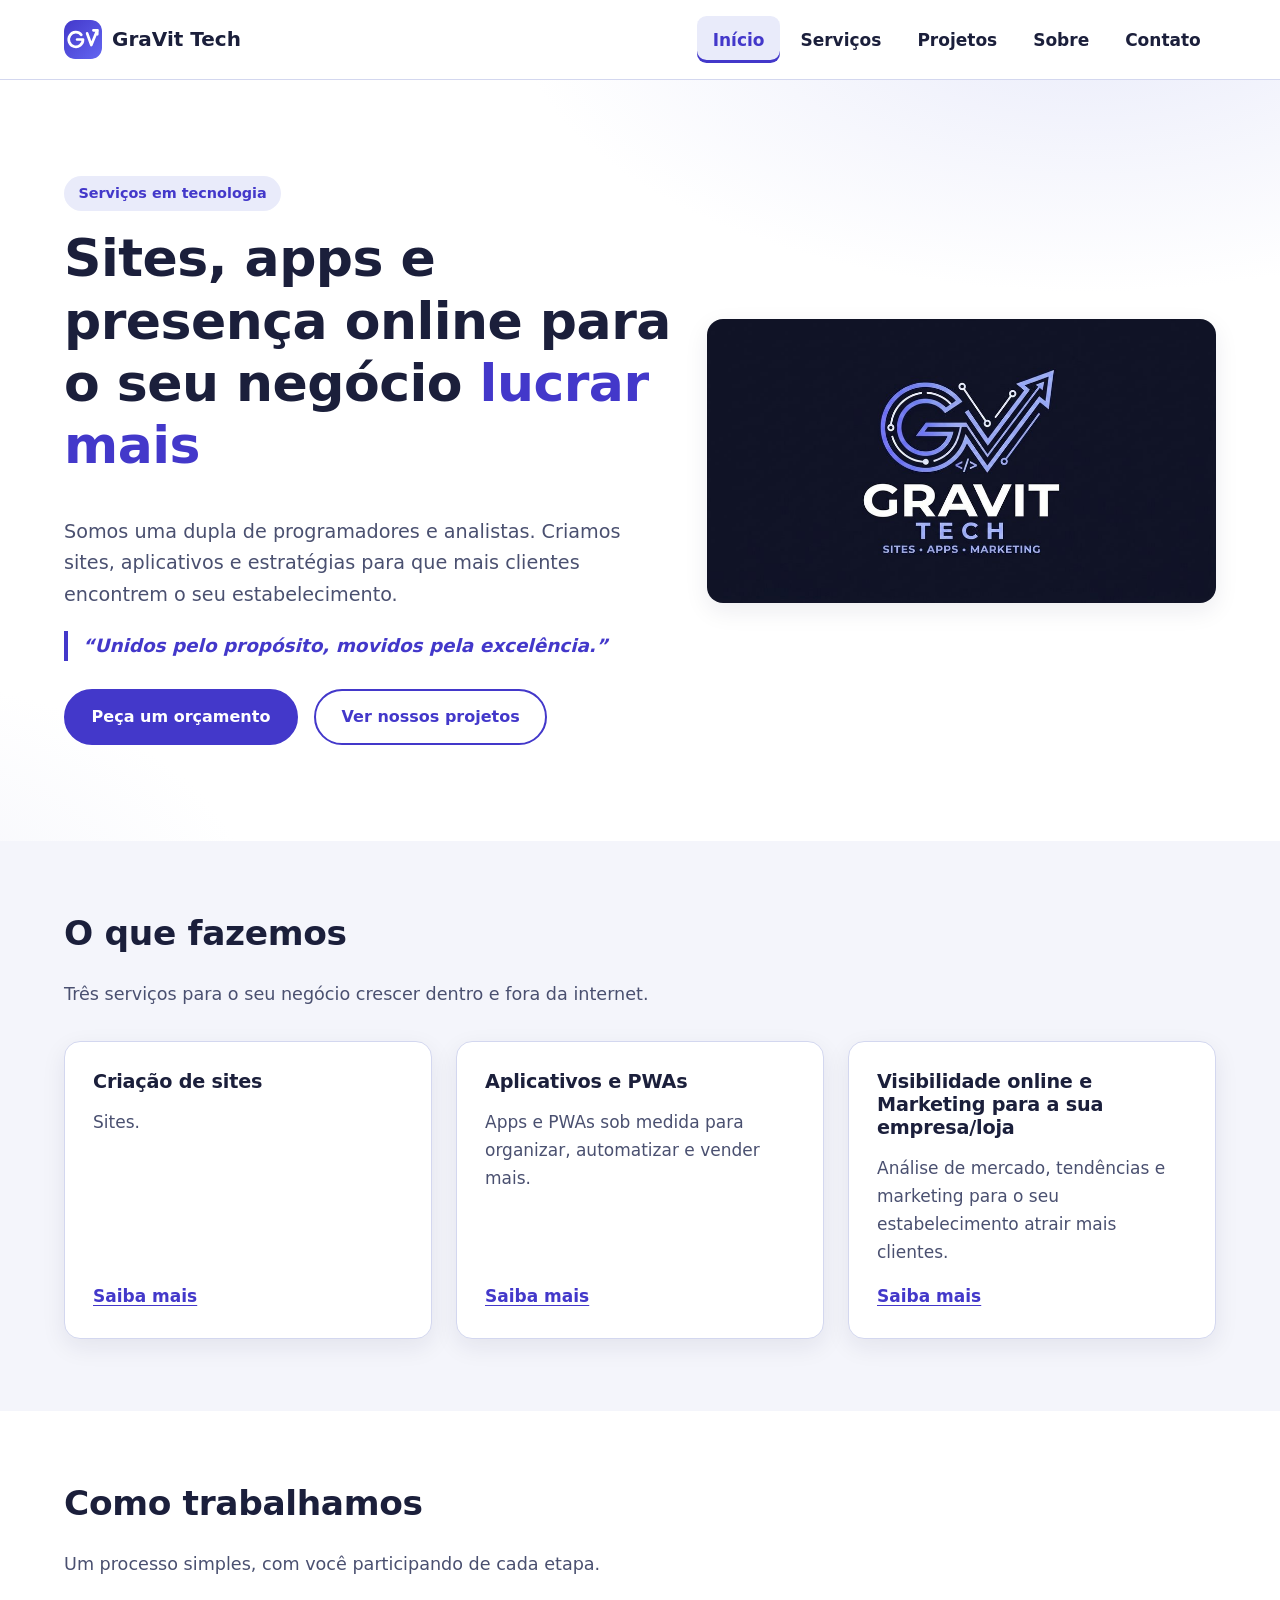
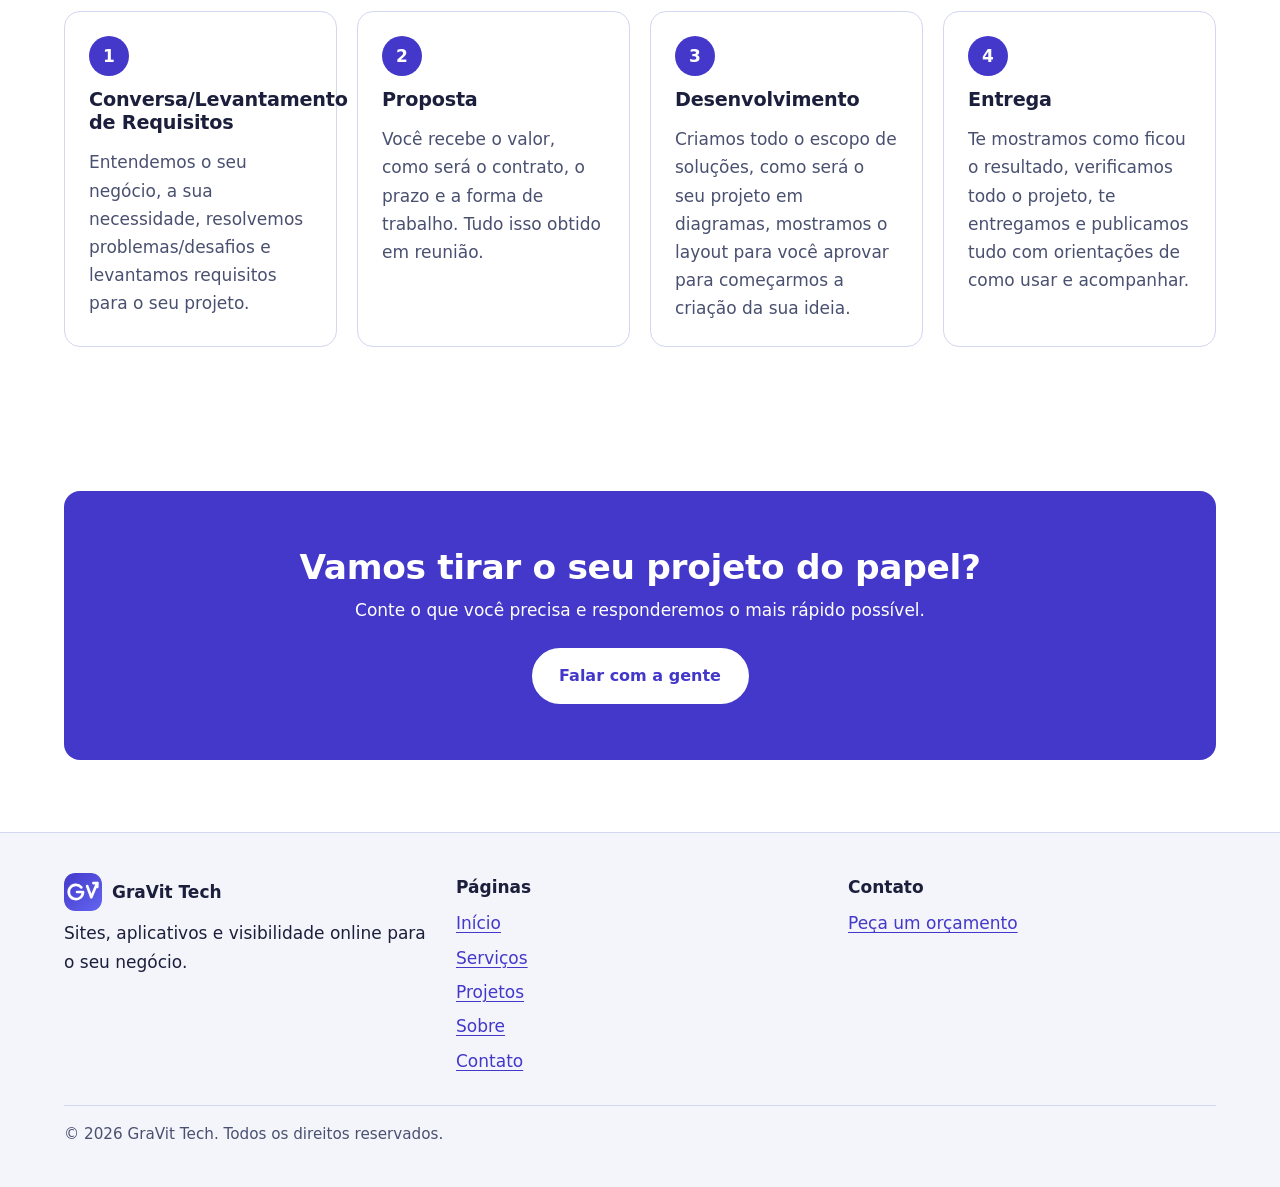
<file: index.html>
<!DOCTYPE html>
<html lang="pt-BR">
<head>
  <meta charset="UTF-8">
  <meta name="viewport" content="width=device-width, initial-scale=1">
  <title>Portfólio | GraVit Tech – Sites, Apps e Visibilidade Online</title>
  <meta name="description" content="Criamos sites, aplicativos e aumentamos a visibilidade do seu negócio na internet. Peça seu orçamento.">
  <meta name="theme-color" content="#4338ca">
  <meta property="og:title" content="GraVit Tech – Sites, Apps e Visibilidade Online">
  <meta property="og:description" content="Criamos sites, aplicativos e aumentamos a visibilidade do seu negócio na internet.">
  <meta property="og:type" content="website">
  <link rel="icon" href="img/logo-gravit.svg" type="image/svg+xml">
  <link rel="stylesheet" href="css/style.css">
  <script src="js/main.js" defer></script>
</head>
<body>

  <a class="skip-link" href="#conteudo">Pular para o conteúdo principal</a>

  <header class="site-header">
    <div class="container header-inner">
      <a class="logo" href="index.html">
        <img class="logo-img" src="img/logo-gravit.svg" alt="" width="40" height="40">
        GraVit Tech
      </a>

      <button class="menu-toggle" type="button" aria-expanded="false" aria-controls="menu-principal">
        <span aria-hidden="true">☰</span> Menu
      </button>

      <nav aria-label="Principal">
        <ul id="menu-principal" class="menu" role="list">
          <li><a href="index.html" aria-current="page">Início</a></li>
          <li><a href="servicos.html">Serviços</a></li>
          <li><a href="projetos.html">Projetos</a></li>
          <li><a href="sobre.html">Sobre</a></li>
          <li><a href="contato.html">Contato</a></li>
        </ul>
      </nav>
    </div>
  </header>

  <main id="conteudo" tabindex="-1">

    <section class="hero" aria-labelledby="titulo-hero">
      <div class="container hero-grade">
        <div class="hero-texto">
        <p class="etiqueta">Serviços em tecnologia</p>
        <h1 id="titulo-hero">
          Sites, apps e presença online para o seu negócio
          <span class="destaque">lucrar mais</span>
        </h1>
        <p class="lead">
          Somos uma dupla de programadores e analistas. Criamos sites, aplicativos e
          estratégias para que mais clientes encontrem o seu estabelecimento.
        </p>
        <p class="slogan">“Unidos pelo propósito, movidos pela excelência.”</p>
        <div class="acoes">
          <a class="btn" href="contato.html">Peça um orçamento</a>
          <a class="btn btn-contorno" href="projetos.html">Ver nossos projetos</a>
        </div>
        </div>
        <img class="hero-logo" src="img/logo-gravit-banner.jpg" alt="Logo da GraVit Tech: as letras G e V formadas por circuitos, com uma seta de crescimento. Sites, apps e marketing." width="1000" height="558">
      </div>
    </section>

    <section class="secao secao-alt" aria-labelledby="titulo-servicos">
      <div class="container">
        <div class="cabecalho-secao">
          <h2 id="titulo-servicos">O que fazemos</h2>
          <p>Três serviços para o seu negócio crescer dentro e fora da internet.</p>
        </div>

        <ul class="grade" role="list">
          <li class="card">
            <h3>Criação de sites</h3>
            <p>Sites.</p>
            <a class="saiba-mais" href="servicos.html#sites">Saiba mais<span class="sr-only"> sobre criação de sites</span></a>
          </li>
          <li class="card">
            <h3>Aplicativos e PWAs</h3>
            <p>Apps e PWAs sob medida para organizar, automatizar e vender mais.</p>
            <a class="saiba-mais" href="servicos.html#apps">Saiba mais<span class="sr-only"> sobre aplicativos</span></a>
          </li>
          <li class="card">
            <h3>Visibilidade online e Marketing para a sua empresa/loja</h3>
            <p>Análise de mercado, tendências e marketing para o seu estabelecimento atrair mais clientes.</p>
            <a class="saiba-mais" href="servicos.html#visibilidade">Saiba mais<span class="sr-only"> sobre visibilidade online</span></a>
          </li>
        </ul>
      </div>
    </section>

    <section class="secao" aria-labelledby="titulo-processo">
      <div class="container">
        <div class="cabecalho-secao">
          <h2 id="titulo-processo">Como trabalhamos</h2>
          <p>Um processo simples, com você participando de cada etapa.</p>
        </div>

        <ol class="passos" role="list">
          <li>
            <h3>Conversa/Levantamento de Requisitos</h3>
            <p>Entendemos o seu negócio, a sua necessidade, resolvemos problemas/desafios
               e levantamos requisitos para o seu projeto.</p>
          </li>
          <li>
            <h3>Proposta</h3>
            <p>Você recebe o valor, como será o contrato, o prazo e a forma de trabalho. Tudo isso obtido
               em reunião.</p>
          </li>
          <li>
            <h3>Desenvolvimento</h3>
            <p>Criamos todo o escopo de soluções, como será o seu projeto em diagramas,
               mostramos o layout para você aprovar para começarmos a criação da sua ideia.</p>
          </li>
          <li>
            <h3>Entrega</h3>
            <p>Te mostramos como ficou o resultado, verificamos todo o projeto, te entregamos e
              publicamos tudo com orientações de como usar e acompanhar.</p>
          </li>
        </ol>
      </div>
    </section>

    <section class="secao" aria-labelledby="titulo-cta">
      <div class="container">
        <div class="cta">
          <h2 id="titulo-cta">Vamos tirar o seu projeto do papel?</h2>
          <p>Conte o que você precisa e responderemos o mais rápido possível.</p>
          <a class="btn" href="contato.html">Falar com a gente</a>
        </div>
      </div>
    </section>

  </main>

  <footer class="site-footer">
    <div class="container rodape-grade">
      <div>
        <p class="rodape-titulo rodape-marca"><img class="logo-img" src="img/logo-gravit.svg" alt="" width="40" height="40"> GraVit Tech</p>
        <p>Sites, aplicativos e visibilidade online para o seu negócio.</p>
      </div>
      <nav aria-label="Rodapé">
        <p class="rodape-titulo">Páginas</p>
        <ul class="rodape-links" role="list">
          <li><a href="index.html">Início</a></li>
          <li><a href="servicos.html">Serviços</a></li>
          <li><a href="projetos.html">Projetos</a></li>
          <li><a href="sobre.html">Sobre</a></li>
          <li><a href="contato.html">Contato</a></li>
        </ul>
      </nav>
      <div>
        <p class="rodape-titulo">Contato</p>
        <p><a href="contato.html">Peça um orçamento</a></p>
      </div>
    </div>
    <p class="container direitos">© 2026 GraVit Tech. Todos os direitos reservados.</p>
  </footer>

</body>
</html>
</file>
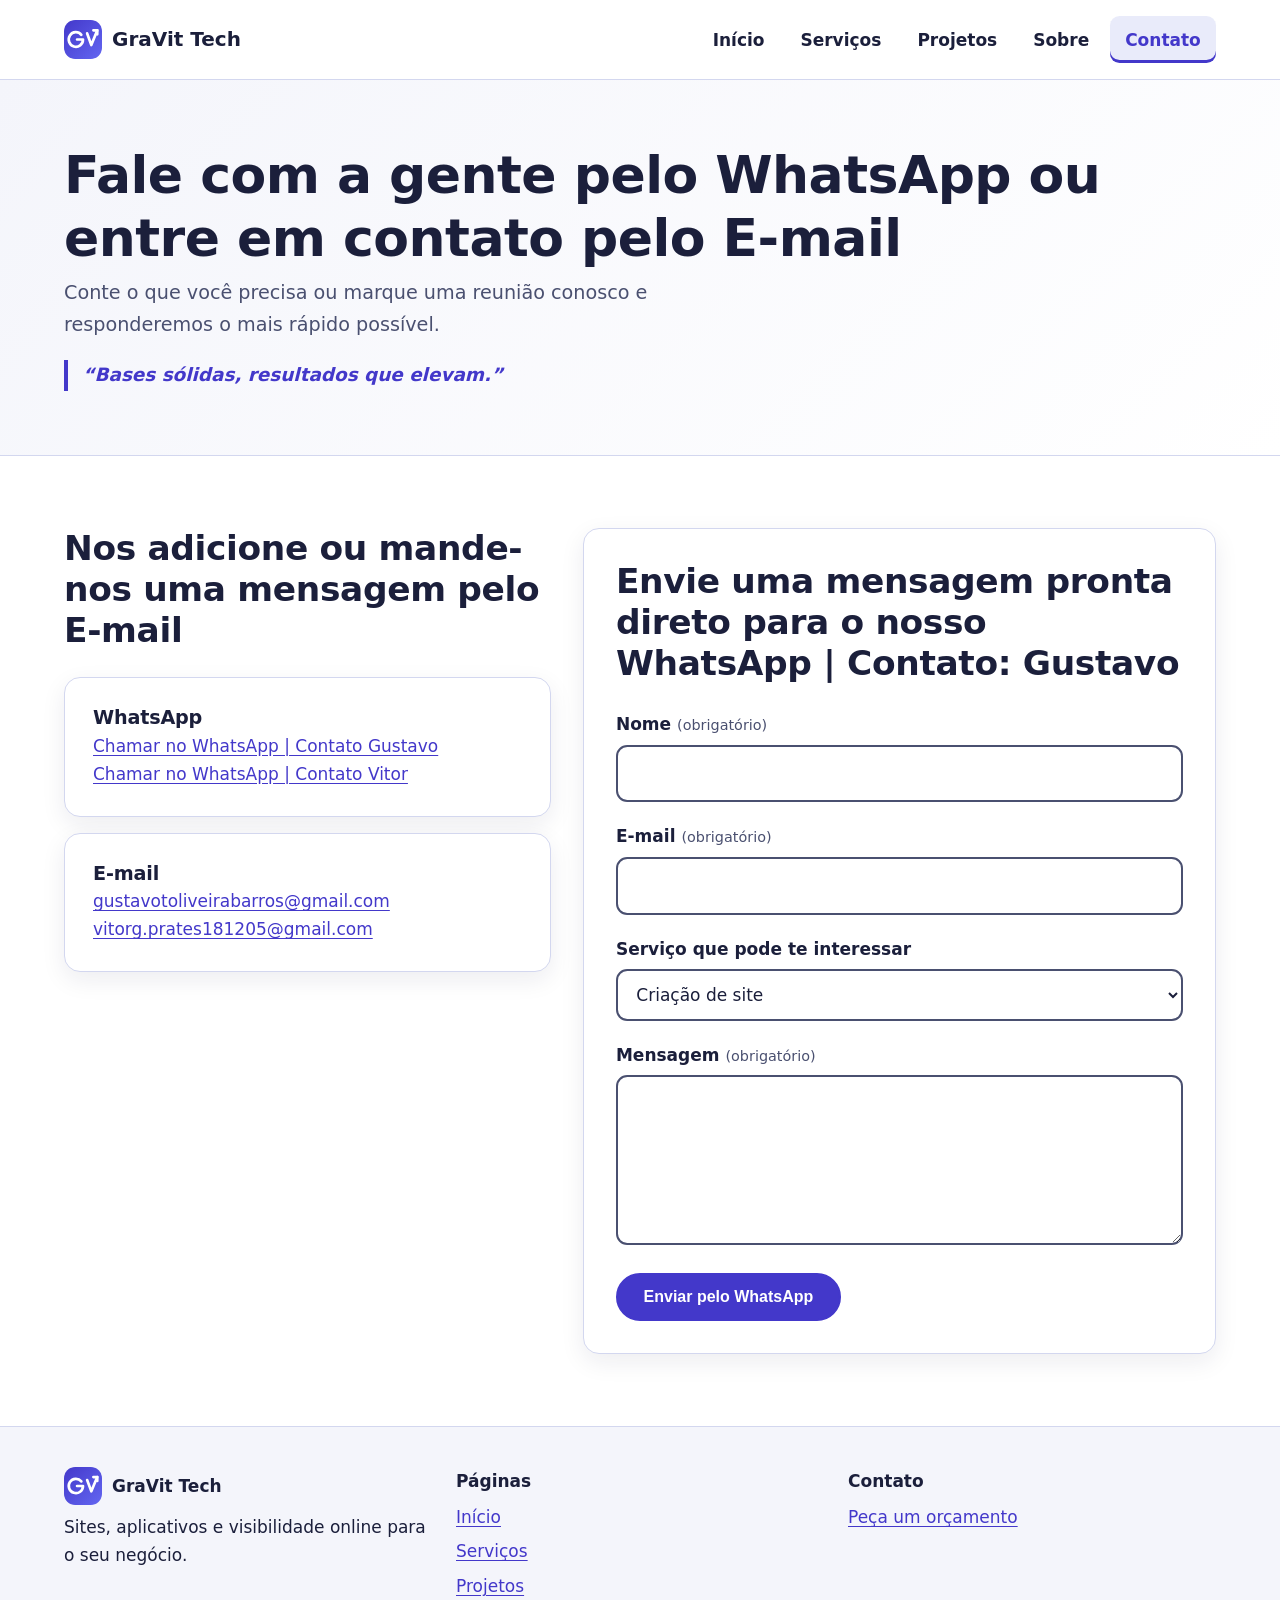
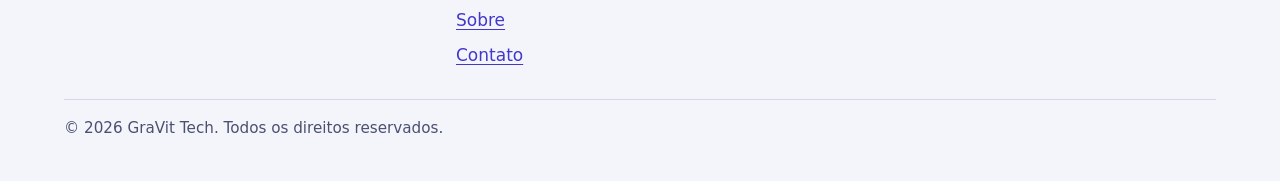
<file: contato.html>
<!DOCTYPE html>
<html lang="pt-BR">
<head>
  <meta charset="UTF-8">
  <meta name="viewport" content="width=device-width, initial-scale=1">
  <title>Contato | GraVit Tech – Peça seu Orçamento</title>
  <meta name="description" content="Fale com a gente pelo WhatsApp, e-mail ou formulário e peça o orçamento do seu site, aplicativo ou trabalho de visibilidade online.">
  <meta name="theme-color" content="#4338ca">
  <meta property="og:title" content="Contato | GraVit Tech">
  <meta property="og:description" content="Peça seu orçamento pelo WhatsApp, e-mail ou formulário.">
  <meta property="og:type" content="website">
  <link rel="icon" href="img/logo-gravit.svg" type="image/svg+xml">
  <link rel="stylesheet" href="css/style.css">
  <script src="js/main.js" defer></script>
</head>
<body>

  <a class="skip-link" href="#conteudo">Pular para o conteúdo principal</a>

  <header class="site-header">
    <div class="container header-inner">
      <a class="logo" href="index.html">
        <img class="logo-img" src="img/logo-gravit.svg" alt="" width="40" height="40">
        GraVit Tech
      </a>

      <button class="menu-toggle" type="button" aria-expanded="false" aria-controls="menu-principal">
        <span aria-hidden="true">☰</span> Menu
      </button>

      <nav aria-label="Principal">
        <ul id="menu-principal" class="menu" role="list">
          <li><a href="index.html">Início</a></li>
          <li><a href="servicos.html">Serviços</a></li>
          <li><a href="projetos.html">Projetos</a></li>
          <li><a href="sobre.html">Sobre</a></li>
          <li><a href="contato.html" aria-current="page">Contato</a></li>
        </ul>
      </nav>
    </div>
  </header>

  <main id="conteudo" tabindex="-1">

    <section class="topo-pagina" aria-labelledby="titulo-pagina">
      <div class="container">
        <h1 id="titulo-pagina">Fale com a gente pelo WhatsApp 
          ou entre em contato pelo E-mail</h1>
        <p class="lead">Conte o que você precisa ou marque uma reunião conosco e 
          responderemos o mais rápido possível.</p>
        <p class="slogan">“Bases sólidas, resultados que elevam.”</p>
      </div>
    </section>

    <section class="secao" aria-labelledby="titulo-formulario">
      <div class="container duas-colunas">

        <div>
          <h2>Nos adicione ou mande-nos uma mensagem pelo E-mail</h2>
          <ul class="contatos" role="list">
            <li class="card contato-item">
              <div>
                <h3>WhatsApp</h3>
                <p><a href="https://wa.me/5519989798331">Chamar no WhatsApp | Contato Gustavo</a></p>
                <p><a href="https://wa.me/5519984226812">Chamar no WhatsApp | Contato Vitor</a></p>
              </div>
            </li>
            <li class="card contato-item">
              <div>
                <h3>E-mail</h3>
                <p><a href="mailto:gustavotoliveirabarros@gmail.com">gustavotoliveirabarros@gmail.com</a></p>
                <p><a href="mailto:vitorg.prates181205@gmail.com">vitorg.prates181205@gmail.com</a></p>
              </div>
            </li>
          </ul>
        </div>

        <div class="formulario">
          <h2 id="titulo-formulario">Envie uma mensagem pronta direto para o nosso WhatsApp | Contato: Gustavo</h2>

          <div id="resumo-erros" class="resumo-erros" tabindex="-1" hidden></div>

          <p id="mensagem-sucesso" class="sucesso" tabindex="-1" role="status" hidden>
            Tudo certo! Abrimos o WhatsApp com a sua mensagem pronta. É só tocar em enviar.
          </p>
          <form id="form-contato" data-whatsapp="5519989798331" novalidate>

            <div class="campo">
              <label for="nome">Nome <span class="obrig">(obrigatório)</span></label>
              <input type="text" id="nome" name="nome" autocomplete="name" required aria-describedby="erro-nome">
              <p class="erro" id="erro-nome"></p>
            </div>

            <div class="campo">
              <label for="email">E-mail <span class="obrig">(obrigatório)</span></label>
              <input type="email" id="email" name="email" autocomplete="email" required aria-describedby="erro-email">
              <p class="erro" id="erro-email"></p>
            </div>

            <div class="campo">
              <label for="servico">Serviço que pode te interessar</label>
              <select id="servico" name="servico">
                <option>Criação de site</option>
                <option>Aplicativo</option>
                <option>Visibilidade online e aumento no marketing</option>
                <option>Ainda não sei, quero conversar</option>
              </select>
            </div>

            <div class="campo">
              <label for="mensagem">Mensagem <span class="obrig">(obrigatório)</span></label>
              <textarea id="mensagem" name="mensagem" rows="5" required aria-describedby="erro-mensagem"></textarea>
              <p class="erro" id="erro-mensagem"></p>
            </div>

            <button type="submit" class="btn">Enviar pelo WhatsApp</button>
          </form>
        </div>

      </div>
    </section>

  </main>

  <footer class="site-footer">
    <div class="container rodape-grade">
      <div>
        <p class="rodape-titulo rodape-marca"><img class="logo-img" src="img/logo-gravit.svg" alt="" width="40" height="40"> GraVit Tech</p>
        <p>Sites, aplicativos e visibilidade online para o seu negócio.</p>
      </div>
      <nav aria-label="Rodapé">
        <p class="rodape-titulo">Páginas</p>
        <ul class="rodape-links" role="list">
          <li><a href="index.html">Início</a></li>
          <li><a href="servicos.html">Serviços</a></li>
          <li><a href="projetos.html">Projetos</a></li>
          <li><a href="sobre.html">Sobre</a></li>
          <li><a href="contato.html">Contato</a></li>
        </ul>
      </nav>
      <div>
        <p class="rodape-titulo">Contato</p>
        <p><a href="contato.html">Peça um orçamento</a></p>
      </div>
    </div>
    <p class="container direitos">© 2026 GraVit Tech. Todos os direitos reservados.</p>
  </footer>

</body>
</html>
</file>
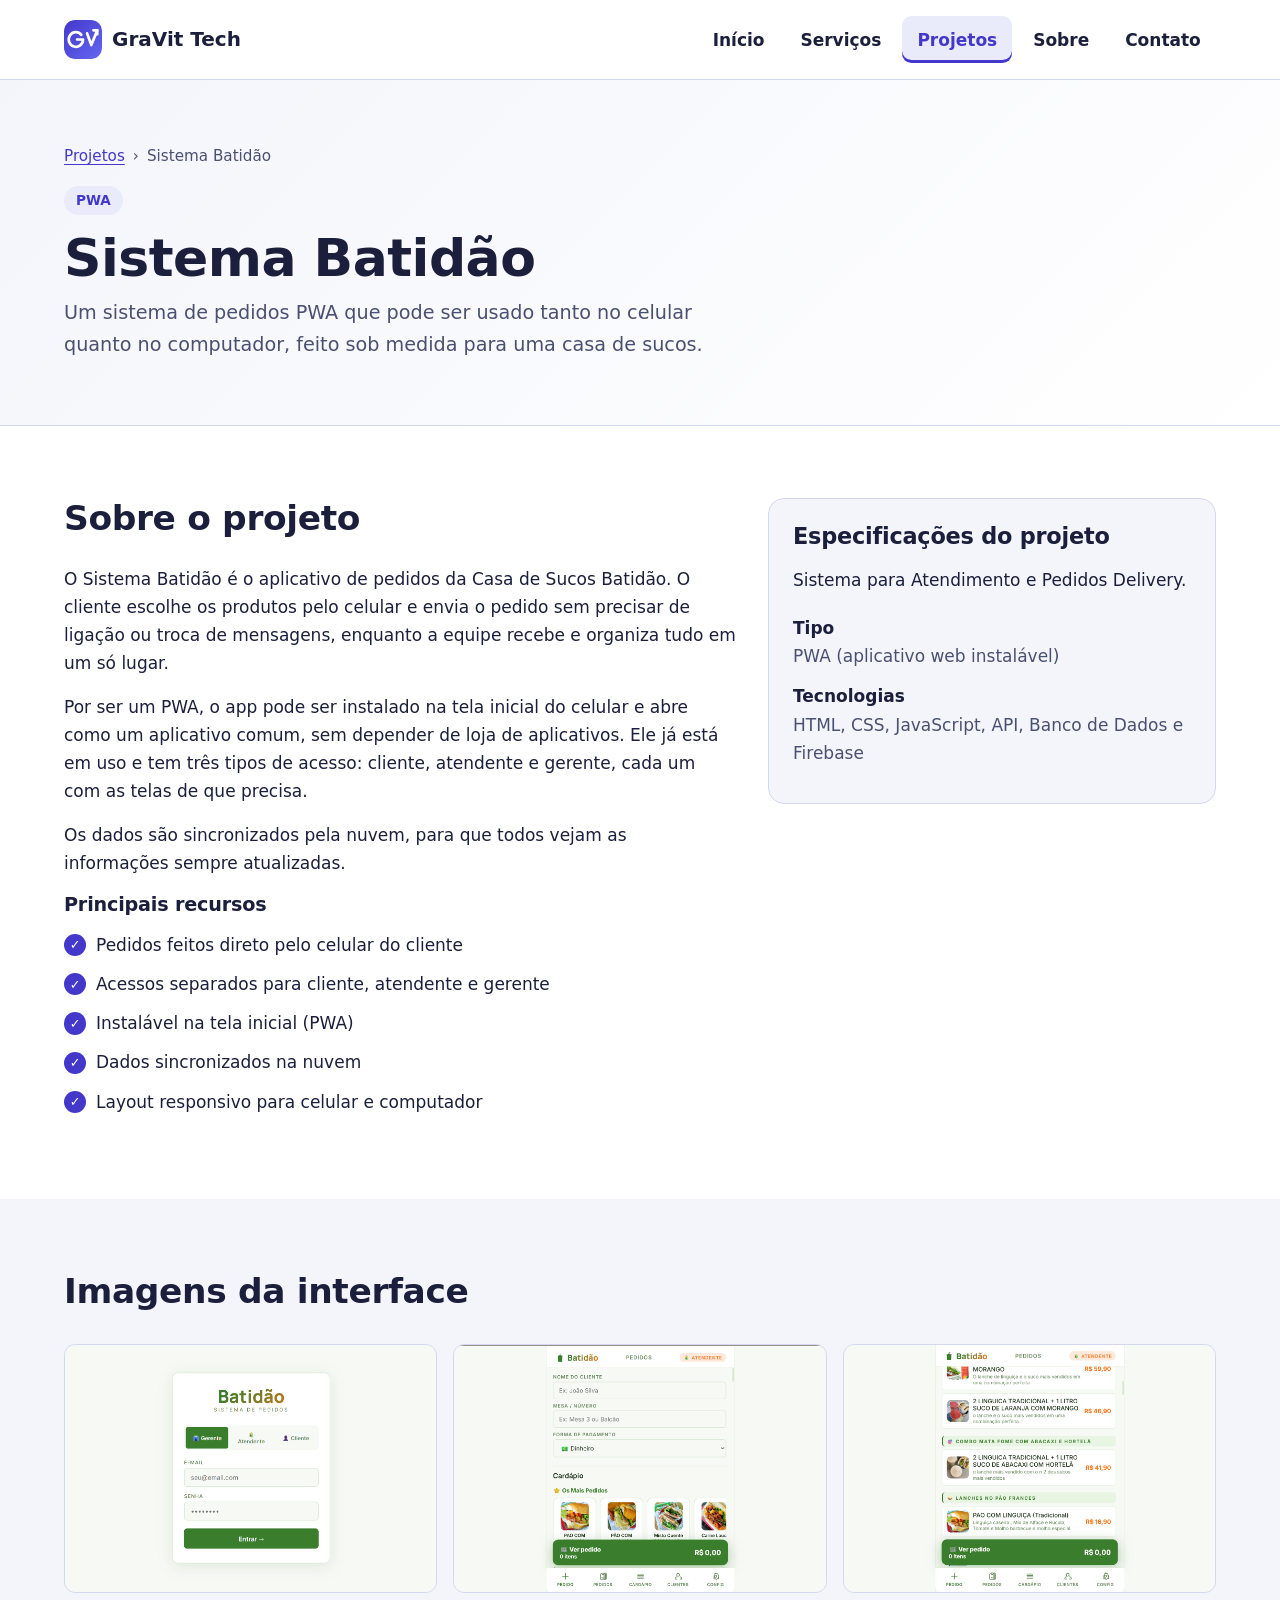
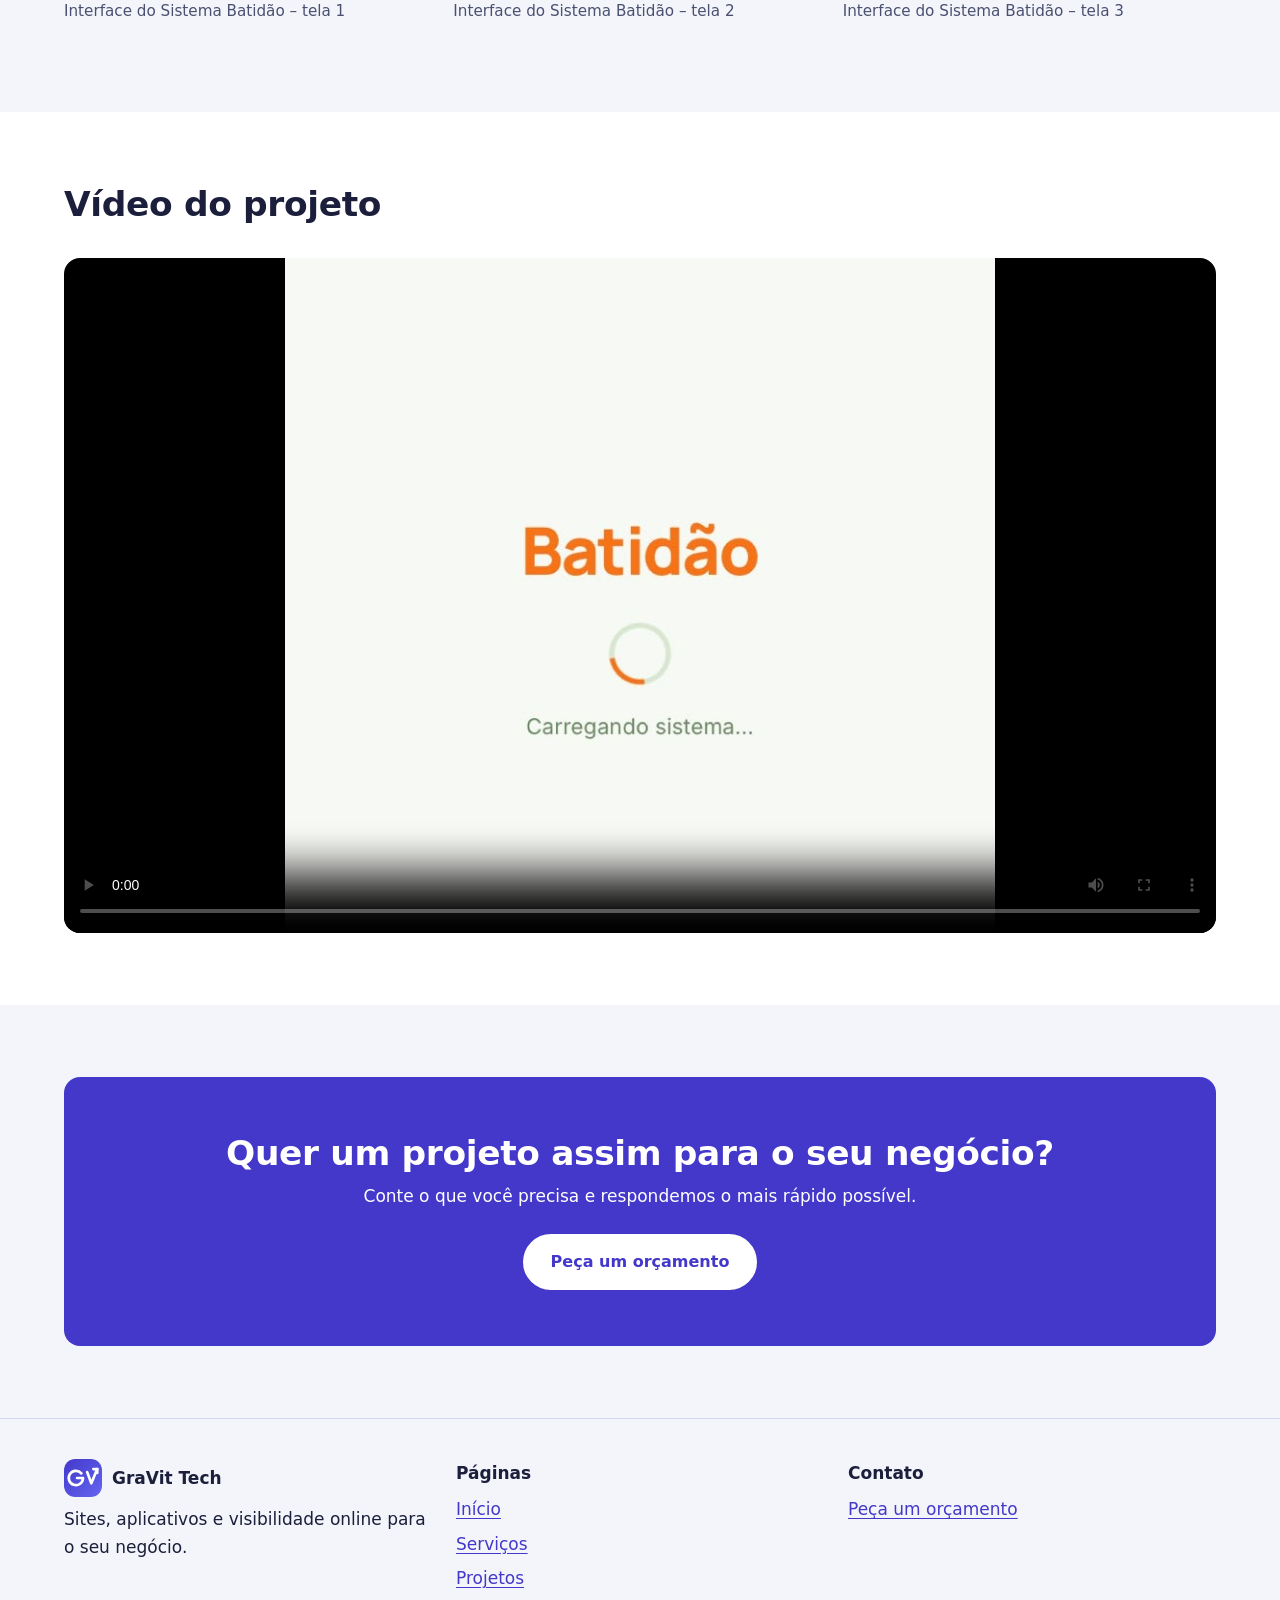
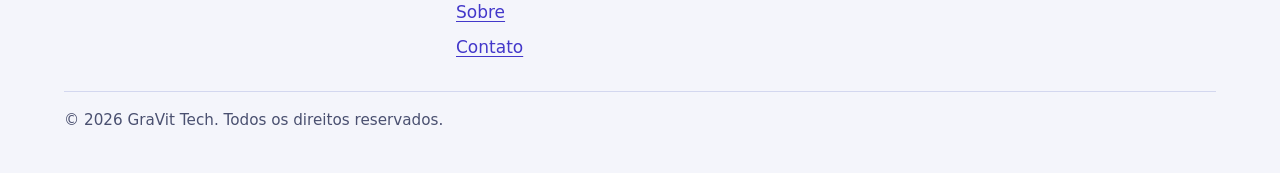
<file: projeto-batidao.html>
<!DOCTYPE html>
<html lang="pt-BR">
<head>
  <meta charset="UTF-8">
  <meta name="viewport" content="width=device-width, initial-scale=1">
  <title>Sistema Batidão | GraVit Tech – Projetos</title>
  <meta name="description" content="Um sistema de pedidos instalável no celular, feito sob medida para uma casa de sucos.">
  <meta name="theme-color" content="#4338ca">
  <meta property="og:title" content="Sistema Batidão | GraVit Tech">
  <meta property="og:description" content="Um sistema de pedidos instalável no celular, feito sob medida para uma casa de sucos.">
  <meta property="og:type" content="website">
  <link rel="icon" href="img/logo-gravit.svg" type="image/svg+xml">
  <link rel="stylesheet" href="css/style.css">
  <script src="js/main.js" defer></script>
</head>
<body>

  <a class="skip-link" href="#conteudo">Pular para o conteúdo principal</a>

  <header class="site-header">
    <div class="container header-inner">
      <a class="logo" href="index.html">
        <img class="logo-img" src="img/logo-gravit.svg" alt="" width="40" height="40">
        GraVit Tech
      </a>

      <button class="menu-toggle" type="button" aria-expanded="false" aria-controls="menu-principal">
        <span aria-hidden="true">☰</span> Menu
      </button>

      <nav aria-label="Principal">
        <ul id="menu-principal" class="menu" role="list">
          <li><a href="index.html">Início</a></li>
          <li><a href="servicos.html">Serviços</a></li>
          <li><a href="projetos.html" aria-current="true">Projetos</a></li>
          <li><a href="sobre.html">Sobre</a></li>
          <li><a href="contato.html">Contato</a></li>
        </ul>
      </nav>
    </div>
  </header>

  <main id="conteudo" tabindex="-1">

    <section class="topo-pagina" aria-labelledby="titulo-pagina">
      <div class="container">
        <nav class="migalhas" aria-label="Você está em">
          <ol>
            <li><a href="projetos.html">Projetos</a></li>
            <li aria-current="page">Sistema Batidão</li>
          </ol>
        </nav>
        <span class="tag">PWA</span>
        <h1 id="titulo-pagina">Sistema Batidão</h1>
        <p class="lead">Um sistema de pedidos PWA que pode ser usado tanto no celular quanto no computador, feito sob medida para uma casa de sucos.</p>
      </div>
    </section>

    <section class="secao" aria-labelledby="titulo-sobre">
      <div class="container projeto-topo">
        <div>
          <h2 id="titulo-sobre">Sobre o projeto</h2>
          <p>O Sistema Batidão é o aplicativo de pedidos da Casa de Sucos Batidão. O cliente escolhe os produtos pelo celular e envia o pedido sem precisar de ligação ou troca de mensagens, enquanto a equipe recebe e organiza tudo em um só lugar.</p>
          <p>Por ser um PWA, o app pode ser instalado na tela inicial do celular e abre como um aplicativo comum, sem depender de loja de aplicativos. Ele já está em uso e tem três tipos de acesso: cliente, atendente e gerente, cada um com as telas de que precisa.</p>
          <p>Os dados são sincronizados pela nuvem, para que todos vejam as informações sempre atualizadas.</p>
          <h3>Principais recursos</h3>
          <ul class="lista-check" role="list">
            <li>Pedidos feitos direto pelo celular do cliente</li>
            <li>Acessos separados para cliente, atendente e gerente</li>
            <li>Instalável na tela inicial (PWA)</li>
            <li>Dados sincronizados na nuvem</li>
            <li>Layout responsivo para celular e computador</li>
          </ul>
        </div>
        <aside class="painel-link" aria-labelledby="titulo-teste">
          <h2 id="titulo-teste">Especificações do projeto</h2>
          <p>Sistema para Atendimento e Pedidos Delivery.</p>
         <dl>
            <dt>Tipo</dt><dd>PWA (aplicativo web instalável)</dd>
            <dt>Tecnologias</dt><dd>HTML, CSS, JavaScript, API, Banco de Dados e Firebase</dd>
          </dl>
        </aside>
      </div>
    </section>

    <section class="secao secao-alt" aria-labelledby="titulo-imagens">
      <div class="container">
        <div class="cabecalho-secao"><h2 id="titulo-imagens">Imagens da interface</h2></div>
        <ul class="galeria" role="list">
          <li><figure><img src="img/batidao-1.jpg" alt="Tela 1 da interface do projeto Sistema Batidão" width="1200" height="800" loading="lazy"><figcaption>Interface do Sistema Batidão – tela 1</figcaption></figure></li>
          <li><figure><img src="img/batidao-2.jpg" alt="Tela 2 da interface do projeto Sistema Batidão" width="1200" height="800" loading="lazy"><figcaption>Interface do Sistema Batidão – tela 2</figcaption></figure></li>
          <li><figure><img src="img/batidao-3.jpg" alt="Tela 3 da interface do projeto Sistema Batidão" width="1200" height="800" loading="lazy"><figcaption>Interface do Sistema Batidão – tela 3</figcaption></figure></li>
        </ul>
      </div>
    </section>

    <section class="secao" aria-labelledby="titulo-video">
      <div class="container video-projeto">
        <div class="cabecalho-secao"><h2 id="titulo-video">Vídeo do projeto</h2></div>
        <video controls preload="metadata" poster="img/batidao-capa.jpg">
          <source src="video/batidao.mp4" type="video/mp4">
          <p>Seu navegador não reproduz vídeo. <a href="video/batidao.mp4">Baixe o vídeo do projeto</a>.</p>
        </video>
      </div>
    </section>

    <section class="secao secao-alt" aria-labelledby="titulo-cta">
      <div class="container">
        <div class="cta">
          <h2 id="titulo-cta">Quer um projeto assim para o seu negócio?</h2>
          <p>Conte o que você precisa e respondemos o mais rápido possível.</p>
          <a class="btn" href="contato.html">Peça um orçamento</a>
        </div>
      </div>
    </section>

  </main>

  <footer class="site-footer">
    <div class="container rodape-grade">
      <div>
        <p class="rodape-titulo rodape-marca"><img class="logo-img" src="img/logo-gravit.svg" alt="" width="40" height="40"> GraVit Tech</p>
        <p>Sites, aplicativos e visibilidade online para o seu negócio.</p>
      </div>
      <nav aria-label="Rodapé">
        <p class="rodape-titulo">Páginas</p>
        <ul class="rodape-links" role="list">
          <li><a href="index.html">Início</a></li>
          <li><a href="servicos.html">Serviços</a></li>
          <li><a href="projetos.html">Projetos</a></li>
          <li><a href="sobre.html">Sobre</a></li>
          <li><a href="contato.html">Contato</a></li>
        </ul>
      </nav>
      <div>
        <p class="rodape-titulo">Contato</p>
        <p><a href="contato.html">Peça um orçamento</a></p>
      </div>
    </div>
    <p class="container direitos">© 2026 GraVit Tech. Todos os direitos reservados.</p>
  </footer>

</body>
</html>
</file>
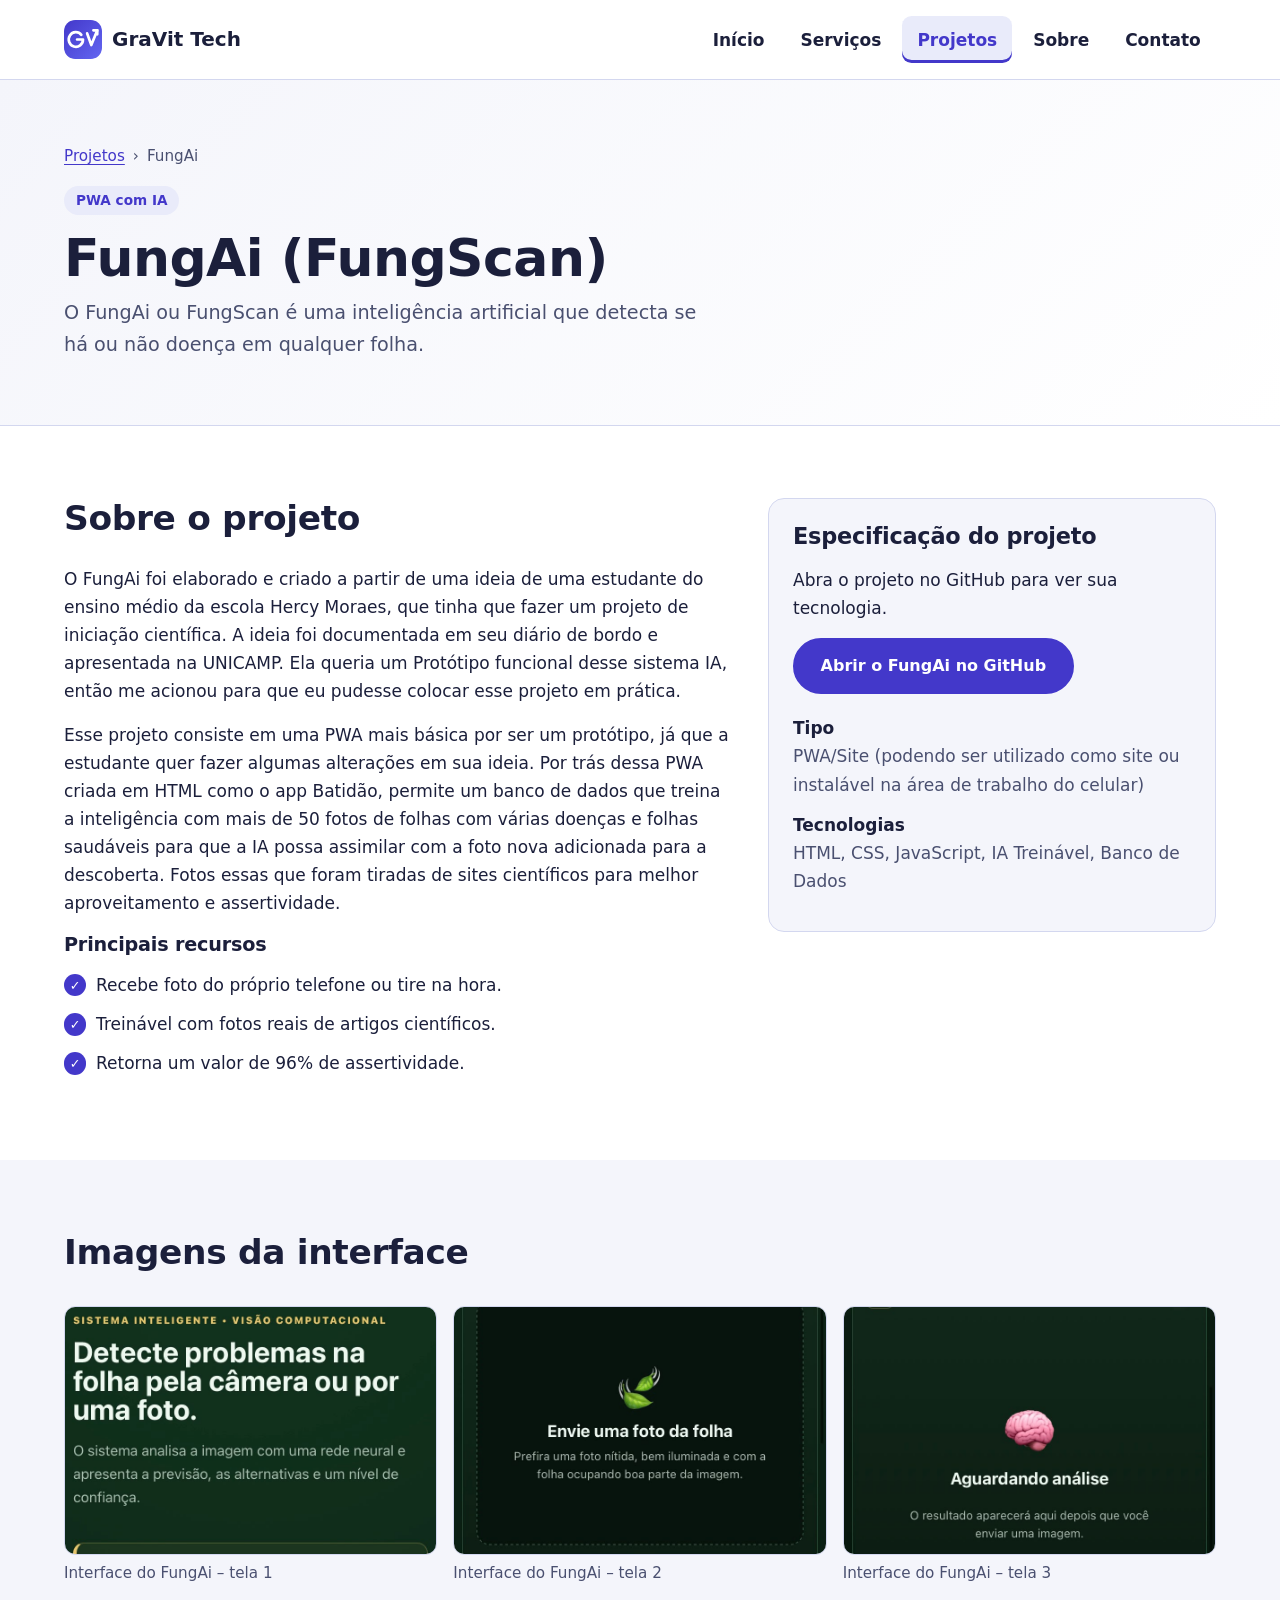
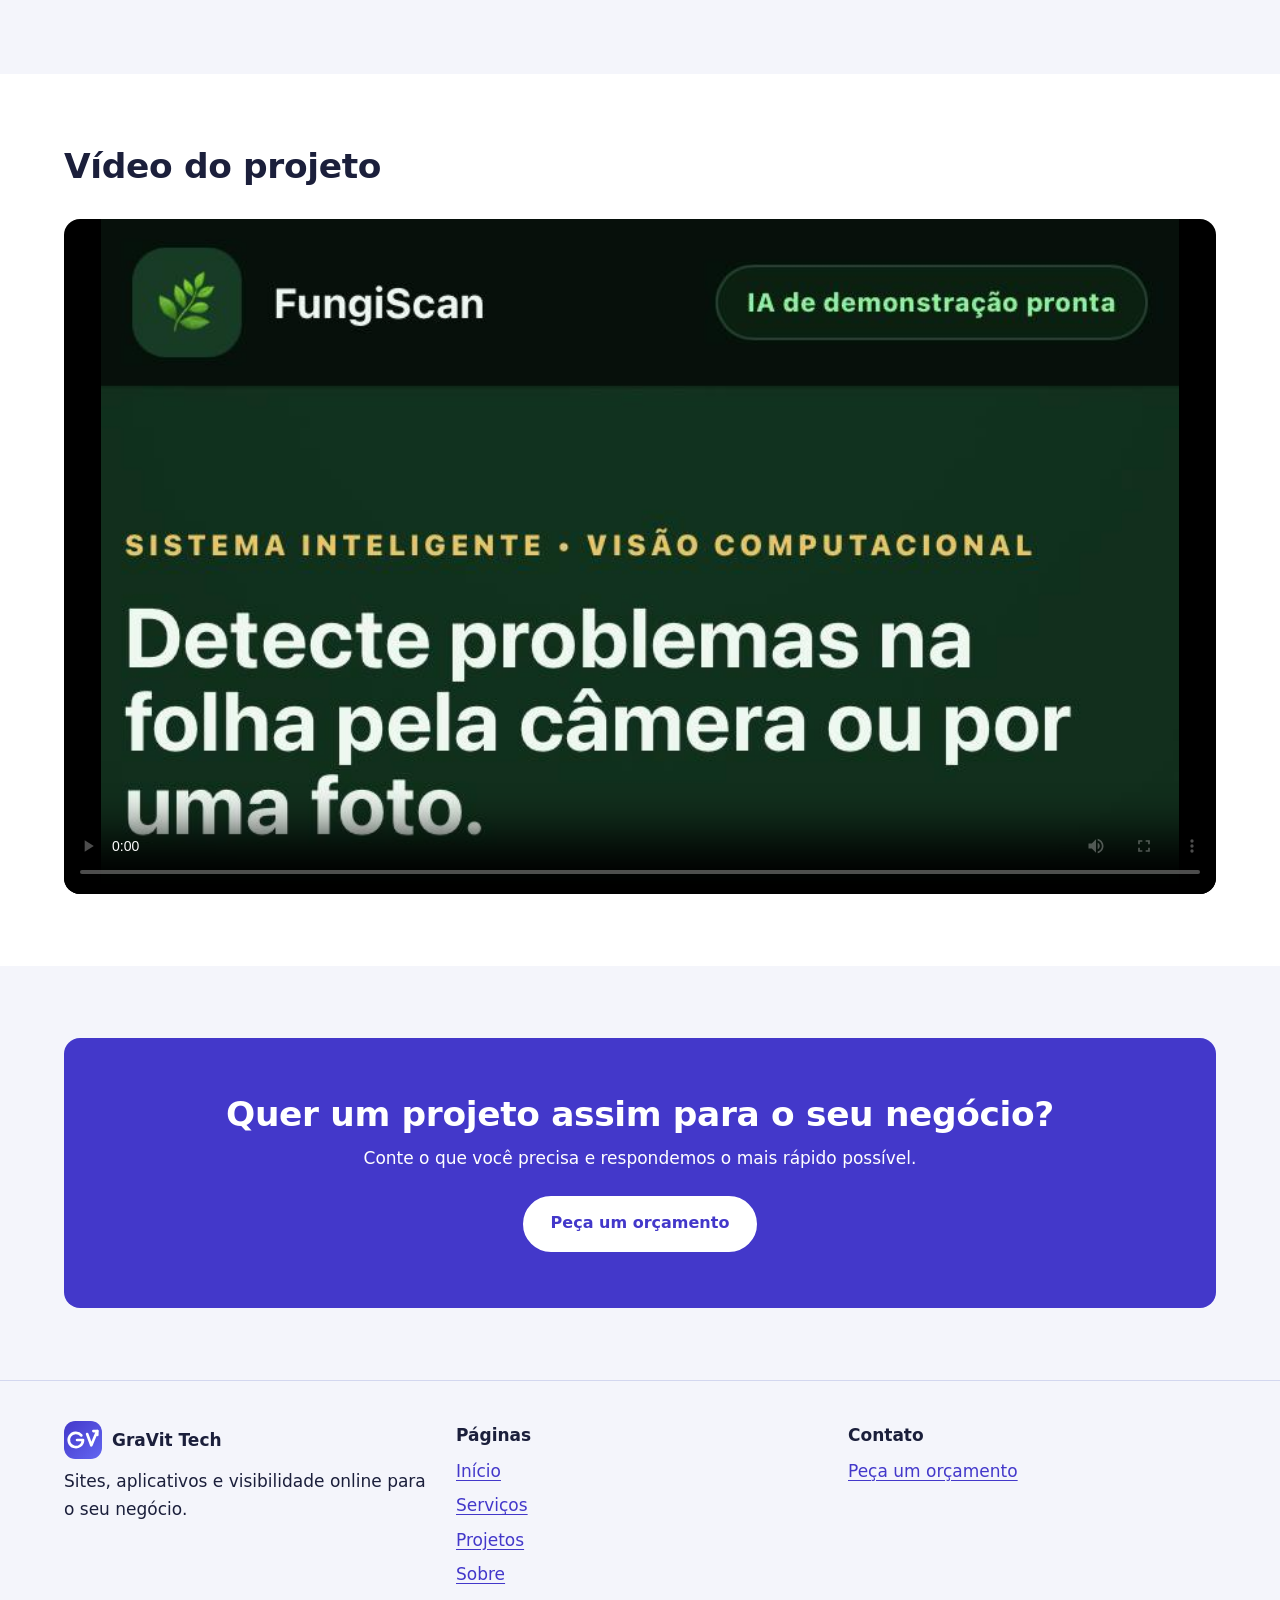
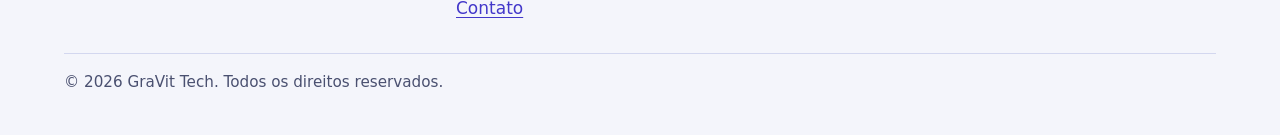
<file: projeto-fungai.html>
<!DOCTYPE html>
<html lang="pt-BR">
<head>
  <meta charset="UTF-8">
  <meta name="viewport" content="width=device-width, initial-scale=1">
  <title>FungAi | GraVit Tech – Projetos</title>
  <meta name="description" content="Escreva aqui a frase de apresentação do FungAi.">
  <meta name="theme-color" content="#4338ca">
  <meta property="og:title" content="FungAi | GraVit Tech">
  <meta property="og:description" content="Escreva aqui a frase de apresentação do FungAi.">
  <meta property="og:type" content="website">
  <link rel="icon" href="img/logo-gravit.svg" type="image/svg+xml">
  <link rel="stylesheet" href="css/style.css">
  <script src="js/main.js" defer></script>
</head>
<body>

  <a class="skip-link" href="#conteudo">Pular para o conteúdo principal</a>

  <header class="site-header">
    <div class="container header-inner">
      <a class="logo" href="index.html">
        <img class="logo-img" src="img/logo-gravit.svg" alt="" width="40" height="40">
        GraVit Tech
      </a>

      <button class="menu-toggle" type="button" aria-expanded="false" aria-controls="menu-principal">
        <span aria-hidden="true">☰</span> Menu
      </button>

      <nav aria-label="Principal">
        <ul id="menu-principal" class="menu" role="list">
          <li><a href="index.html">Início</a></li>
          <li><a href="servicos.html">Serviços</a></li>
          <li><a href="projetos.html" aria-current="true">Projetos</a></li>
          <li><a href="sobre.html">Sobre</a></li>
          <li><a href="contato.html">Contato</a></li>
        </ul>
      </nav>
    </div>
  </header>

  <main id="conteudo" tabindex="-1">

    <section class="topo-pagina" aria-labelledby="titulo-pagina">
      <div class="container">
        <nav class="migalhas" aria-label="Você está em">
          <ol>
            <li><a href="projetos.html">Projetos</a></li>
            <li aria-current="page">FungAi</li>
          </ol>
        </nav>
        <span class="tag">PWA com IA</span>
        <h1 id="titulo-pagina">FungAi (FungScan)</h1>
        <p class="lead">O FungAi ou FungScan é uma inteligência artificial que detecta se há ou não 
          doença em qualquer folha.</p>
      </div>
    </section>

    <section class="secao" aria-labelledby="titulo-sobre">
      <div class="container projeto-topo">
        <div>
          <h2 id="titulo-sobre">Sobre o projeto</h2>
          <p>O FungAi foi elaborado e criado a partir de uma ideia de uma estudante do 
            ensino médio da escola Hercy Moraes, que tinha que fazer um projeto de iniciação científica.
          A ideia foi documentada em seu diário de bordo e apresentada na UNICAMP. Ela queria um Protótipo
        funcional desse sistema IA, então me acionou para que eu pudesse colocar esse projeto em prática.</p>
          <p>Esse projeto consiste em uma PWA mais básica por ser um protótipo, já que a estudante quer fazer 
            algumas alterações em sua ideia. Por trás dessa PWA criada em HTML como o app Batidão, permite 
            um banco de dados que treina a inteligência com mais de 50 fotos de folhas  com 
            várias doenças e folhas saudáveis para que a IA possa assimilar com a foto nova adicionada
            para a descoberta. Fotos essas que foram tiradas de sites científicos para melhor aproveitamento 
            e assertividade.
          </p>
          <h3>Principais recursos</h3>
          <ul class="lista-check" role="list">
            <li>Recebe foto do próprio telefone ou tire na hora.</li>
            <li>Treinável com fotos reais de artigos científicos.</li>
            <li>Retorna um valor de 96% de assertividade.</li>
          </ul>
        </div>
        <aside class="painel-link" aria-labelledby="titulo-teste">
          <h2 id="titulo-teste">Especificação do projeto</h2>
          <p>Abra o projeto no GitHub para ver sua tecnologia.</p>
          <a class="btn" href="https://github.com/projetoestherFungiAI/FungAI/tree/main/js" target="_blank" rel="noopener">Abrir o FungAi no GitHub<span class="sr-only"> (abre em uma nova aba)</span></a>
          <dl>
            <dt>Tipo</dt><dd>PWA/Site (podendo ser utilizado como site ou instalável na área de trabalho do celular)</dd>
            <dt>Tecnologias</dt><dd>HTML, CSS, JavaScript, IA Treinável, Banco de Dados</dd>
          </dl>
        </aside>
      </div>
    </section>

    <section class="secao secao-alt" aria-labelledby="titulo-imagens">
      <div class="container">
        <div class="cabecalho-secao"><h2 id="titulo-imagens">Imagens da interface</h2></div>
        <ul class="galeria" role="list">
          <li><figure><img src="img/fungai-1.jpg" alt="Tela 1 da interface do projeto FungAi" width="1200" height="800" loading="lazy"><figcaption>Interface do FungAi – tela 1</figcaption></figure></li>
          <li><figure><img src="img/fungai-2.jpg" alt="Tela 2 da interface do projeto FungAi" width="1200" height="800" loading="lazy"><figcaption>Interface do FungAi – tela 2</figcaption></figure></li>
          <li><figure><img src="img/fungai-3.jpg" alt="Tela 3 da interface do projeto FungAi" width="1200" height="800" loading="lazy"><figcaption>Interface do FungAi – tela 3</figcaption></figure></li>
        </ul>
      </div>
    </section>

    <section class="secao" aria-labelledby="titulo-video">
      <div class="container video-projeto">
        <div class="cabecalho-secao"><h2 id="titulo-video">Vídeo do projeto</h2></div>
        <video controls preload="metadata" poster="img/fungai-capa.jpg">
          <source src="video/fungai.mp4" type="video/mp4">
          <p>Seu navegador não reproduz vídeo. <a href="video/fungai.mp4">Baixe o vídeo do projeto</a>.</p>
        </video>
      </div>
    </section>

    <section class="secao secao-alt" aria-labelledby="titulo-cta">
      <div class="container">
        <div class="cta">
          <h2 id="titulo-cta">Quer um projeto assim para o seu negócio?</h2>
          <p>Conte o que você precisa e respondemos o mais rápido possível.</p>
          <a class="btn" href="contato.html">Peça um orçamento</a>
        </div>
      </div>
    </section>

  </main>

  <footer class="site-footer">
    <div class="container rodape-grade">
      <div>
        <p class="rodape-titulo rodape-marca"><img class="logo-img" src="img/logo-gravit.svg" alt="" width="40" height="40"> GraVit Tech</p>
        <p>Sites, aplicativos e visibilidade online para o seu negócio.</p>
      </div>
      <nav aria-label="Rodapé">
        <p class="rodape-titulo">Páginas</p>
        <ul class="rodape-links" role="list">
          <li><a href="index.html">Início</a></li>
          <li><a href="servicos.html">Serviços</a></li>
          <li><a href="projetos.html">Projetos</a></li>
          <li><a href="sobre.html">Sobre</a></li>
          <li><a href="contato.html">Contato</a></li>
        </ul>
      </nav>
      <div>
        <p class="rodape-titulo">Contato</p>
        <p><a href="contato.html">Peça um orçamento</a></p>
      </div>
    </div>
    <p class="container direitos">© 2026 GraVit Tech. Todos os direitos reservados.</p>
  </footer>

</body>
</html>
</file>
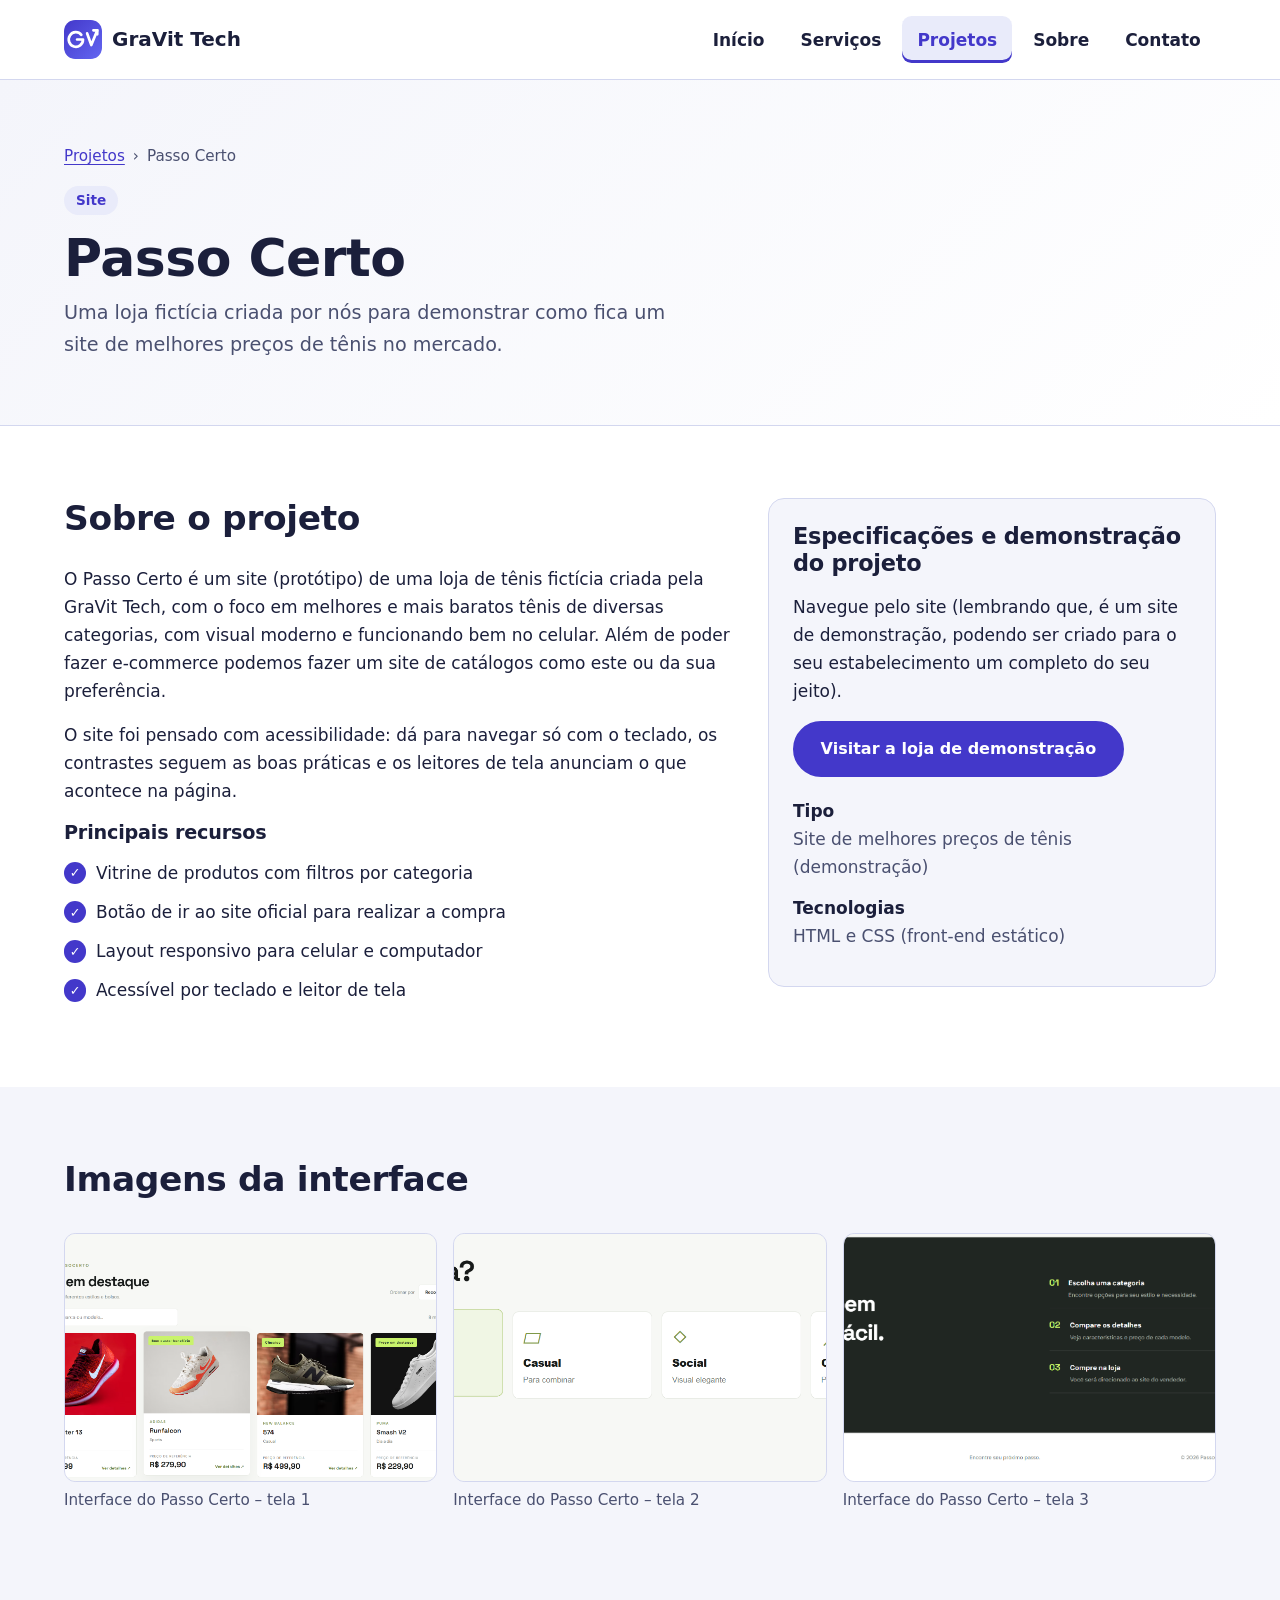
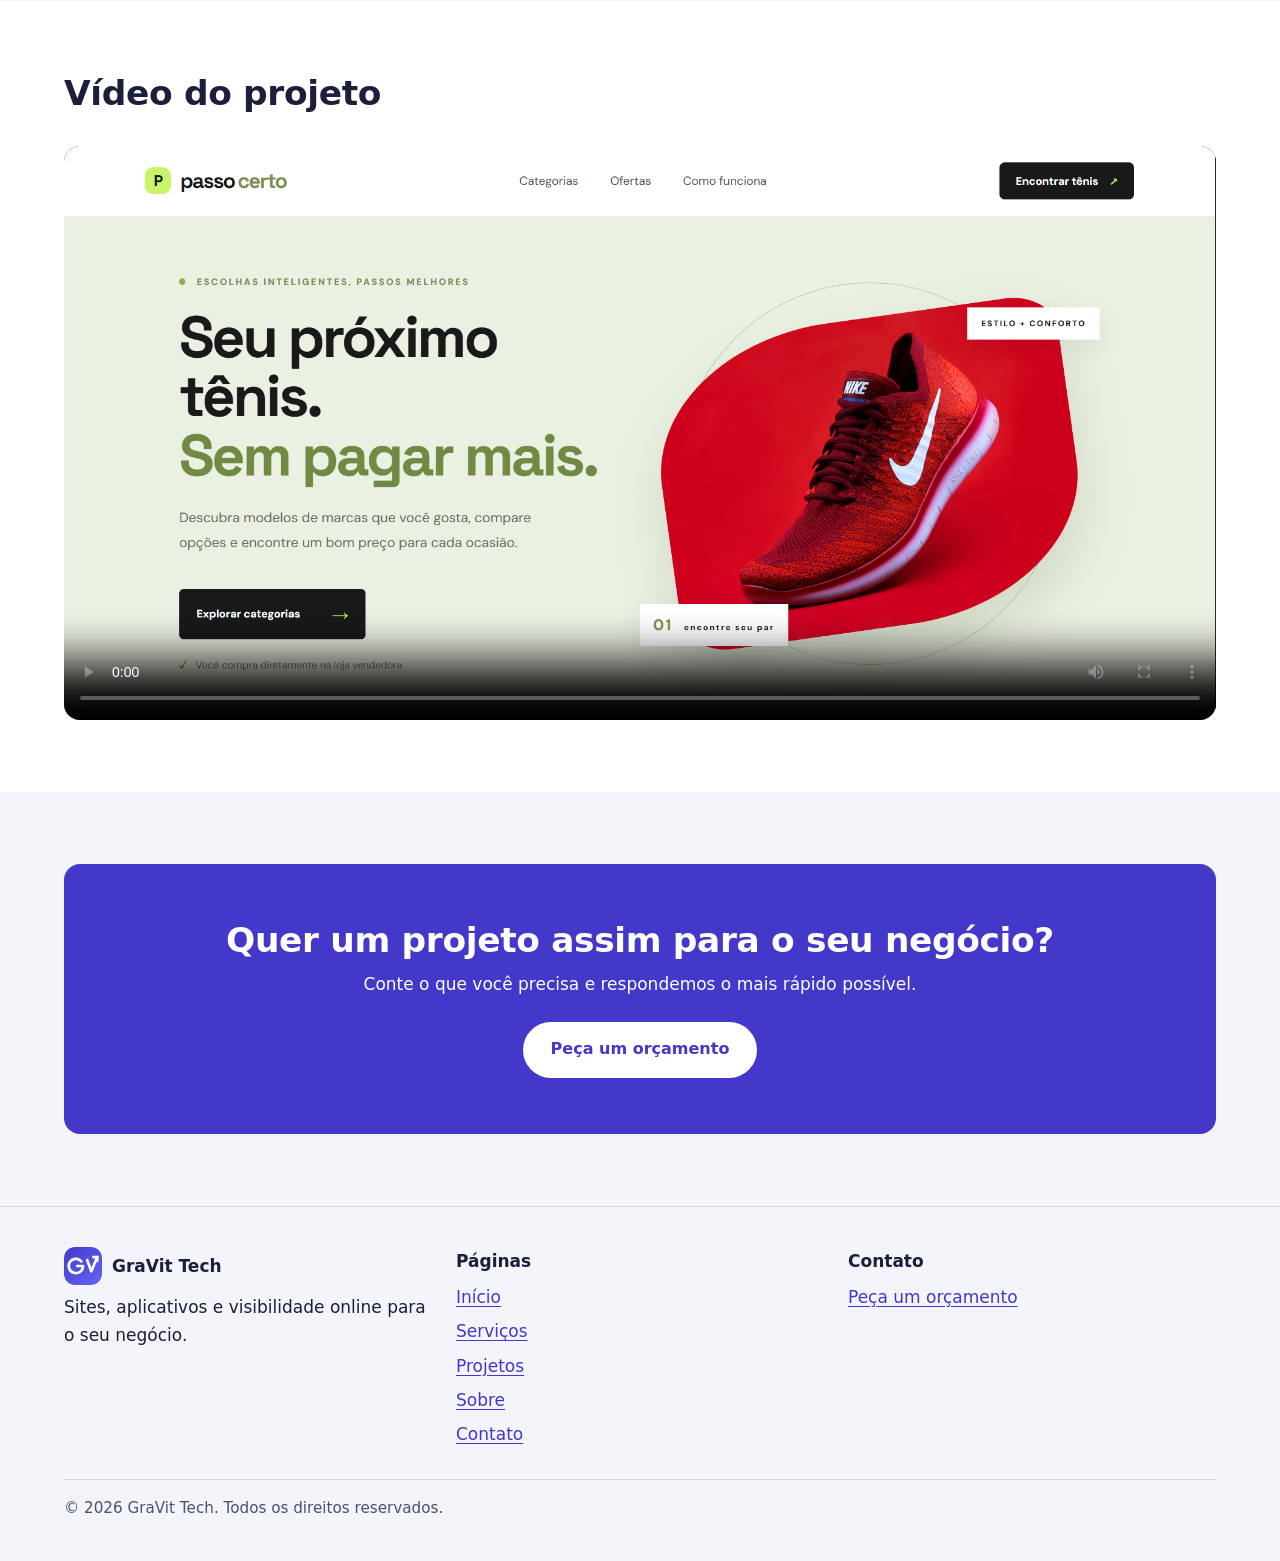
<file: projeto-tenis.html>
<!DOCTYPE html>
<html lang="pt-BR">
<head>
  <meta charset="UTF-8">
  <meta name="viewport" content="width=device-width, initial-scale=1">
  <title>Passo Certo | GraVit Tech – Projetos</title>
  <meta name="description" content="Uma loja fictícia criada por nós para demonstrar como fica um site de vendas.">
  <meta name="theme-color" content="#4338ca">
  <meta property="og:title" content="Passo Certo | GraVit Tech">
  <meta property="og:description" content="Uma loja fictícia criada por nós para demonstrar como fica um site de vendas.">
  <meta property="og:type" content="website">
  <link rel="icon" href="img/logo-gravit.svg" type="image/svg+xml">
  <link rel="stylesheet" href="css/style.css">
  <script src="js/main.js" defer></script>
</head>
<body>

  <a class="skip-link" href="#conteudo">Pular para o conteúdo principal</a>

  <header class="site-header">
    <div class="container header-inner">
      <a class="logo" href="index.html">
        <img class="logo-img" src="img/logo-gravit.svg" alt="" width="40" height="40">
        GraVit Tech
      </a>

      <button class="menu-toggle" type="button" aria-expanded="false" aria-controls="menu-principal">
        <span aria-hidden="true">☰</span> Menu
      </button>

      <nav aria-label="Principal">
        <ul id="menu-principal" class="menu" role="list">
          <li><a href="index.html">Início</a></li>
          <li><a href="servicos.html">Serviços</a></li>
          <li><a href="projetos.html" aria-current="true">Projetos</a></li>
          <li><a href="sobre.html">Sobre</a></li>
          <li><a href="contato.html">Contato</a></li>
        </ul>
      </nav>
    </div>
  </header>

  <main id="conteudo" tabindex="-1">

    <section class="topo-pagina" aria-labelledby="titulo-pagina">
      <div class="container">
        <nav class="migalhas" aria-label="Você está em">
          <ol>
            <li><a href="projetos.html">Projetos</a></li>
            <li aria-current="page">Passo Certo</li>
          </ol>
        </nav>
        <span class="tag">Site</span>
        <h1 id="titulo-pagina">Passo Certo</h1>
        <p class="lead">Uma loja fictícia criada por nós para demonstrar como fica um site de melhores preços de tênis no mercado.</p>
      </div>
    </section>

    <section class="secao" aria-labelledby="titulo-sobre">
      <div class="container projeto-topo">
        <div>
          <h2 id="titulo-sobre">Sobre o projeto</h2>
          <p>O Passo Certo é um site (protótipo) de uma loja de tênis fictícia criada pela GraVit Tech, com o foco em melhores e mais baratos tênis
            de diversas categorias, com visual moderno e funcionando bem no celular. Além de poder fazer e-commerce 
          podemos fazer um site de catálogos como este ou da sua preferência.</p>
          <p>O site foi pensado com acessibilidade: dá para navegar só com o teclado, os contrastes seguem as boas práticas e os leitores de tela anunciam o que acontece na página.</p>
          <h3>Principais recursos</h3>
          <ul class="lista-check" role="list">
            <li>Vitrine de produtos com filtros por categoria</li>
            <li>Botão de ir ao site oficial para realizar a compra</li>
            <li>Layout responsivo para celular e computador</li>
            <li>Acessível por teclado e leitor de tela</li>
          </ul>
        </div>
        <aside class="painel-link" aria-labelledby="titulo-teste">
          <h2 id="titulo-teste">Especificações e demonstração do projeto</h2>
          <p>Navegue pelo site (lembrando que, é um site de demonstração, podendo ser criado
            para o seu estabelecimento um completo do seu jeito).</p>
          <a class="btn" href="loja-tenis/tenis.html" target="_blank" rel="noopener">Visitar a loja de demonstração<span class="sr-only"> (abre em uma nova aba)</span></a>
          <dl>
            <dt>Tipo</dt><dd>Site de melhores preços de tênis (demonstração)</dd>
            <dt>Tecnologias</dt><dd>HTML e CSS (front-end estático)</dd>
          </dl>
        </aside>
      </div>
    </section>

    <section class="secao secao-alt" aria-labelledby="titulo-imagens">
      <div class="container">
        <div class="cabecalho-secao"><h2 id="titulo-imagens">Imagens da interface</h2></div>
        <ul class="galeria" role="list">
          <li><figure><img src="img/tenis-1.jpg" alt="Tela 1 da interface do projeto Passo Certo" width="1200" height="800" loading="lazy"><figcaption>Interface do Passo Certo – tela 1</figcaption></figure></li>
          <li><figure><img src="img/tenis-2.jpg" alt="Tela 2 da interface do projeto Passo Certo" width="1200" height="800" loading="lazy"><figcaption>Interface do Passo Certo – tela 2</figcaption></figure></li>
          <li><figure><img src="img/tenis-3.jpg" alt="Tela 3 da interface do projeto Passo Certo" width="1200" height="800" loading="lazy"><figcaption>Interface do Passo Certo – tela 3</figcaption></figure></li>
        </ul>
      </div>
    </section>

    <section class="secao" aria-labelledby="titulo-video">
      <div class="container video-projeto">
        <div class="cabecalho-secao"><h2 id="titulo-video">Vídeo do projeto</h2></div>
        <video controls preload="metadata" poster="img/tenis-capa.jpg">
          <source src="video/loja-tenis.mp4" type="video/mp4">
          <p>Seu navegador não reproduz vídeo. <a href="video/loja-tenis.mp4">Baixe o vídeo do projeto</a>.</p>
        </video>
      </div>
    </section>

    <section class="secao secao-alt" aria-labelledby="titulo-cta">
      <div class="container">
        <div class="cta">
          <h2 id="titulo-cta">Quer um projeto assim para o seu negócio?</h2>
          <p>Conte o que você precisa e respondemos o mais rápido possível.</p>
          <a class="btn" href="contato.html">Peça um orçamento</a>
        </div>
      </div>
    </section>

  </main>

  <footer class="site-footer">
    <div class="container rodape-grade">
      <div>
        <p class="rodape-titulo rodape-marca"><img class="logo-img" src="img/logo-gravit.svg" alt="" width="40" height="40"> GraVit Tech</p>
        <p>Sites, aplicativos e visibilidade online para o seu negócio.</p>
      </div>
      <nav aria-label="Rodapé">
        <p class="rodape-titulo">Páginas</p>
        <ul class="rodape-links" role="list">
          <li><a href="index.html">Início</a></li>
          <li><a href="servicos.html">Serviços</a></li>
          <li><a href="projetos.html">Projetos</a></li>
          <li><a href="sobre.html">Sobre</a></li>
          <li><a href="contato.html">Contato</a></li>
        </ul>
      </nav>
      <div>
        <p class="rodape-titulo">Contato</p>
        <p><a href="contato.html">Peça um orçamento</a></p>
      </div>
    </div>
    <p class="container direitos">© 2026 GraVit Tech. Todos os direitos reservados.</p>
  </footer>

</body>
</html>
</file>
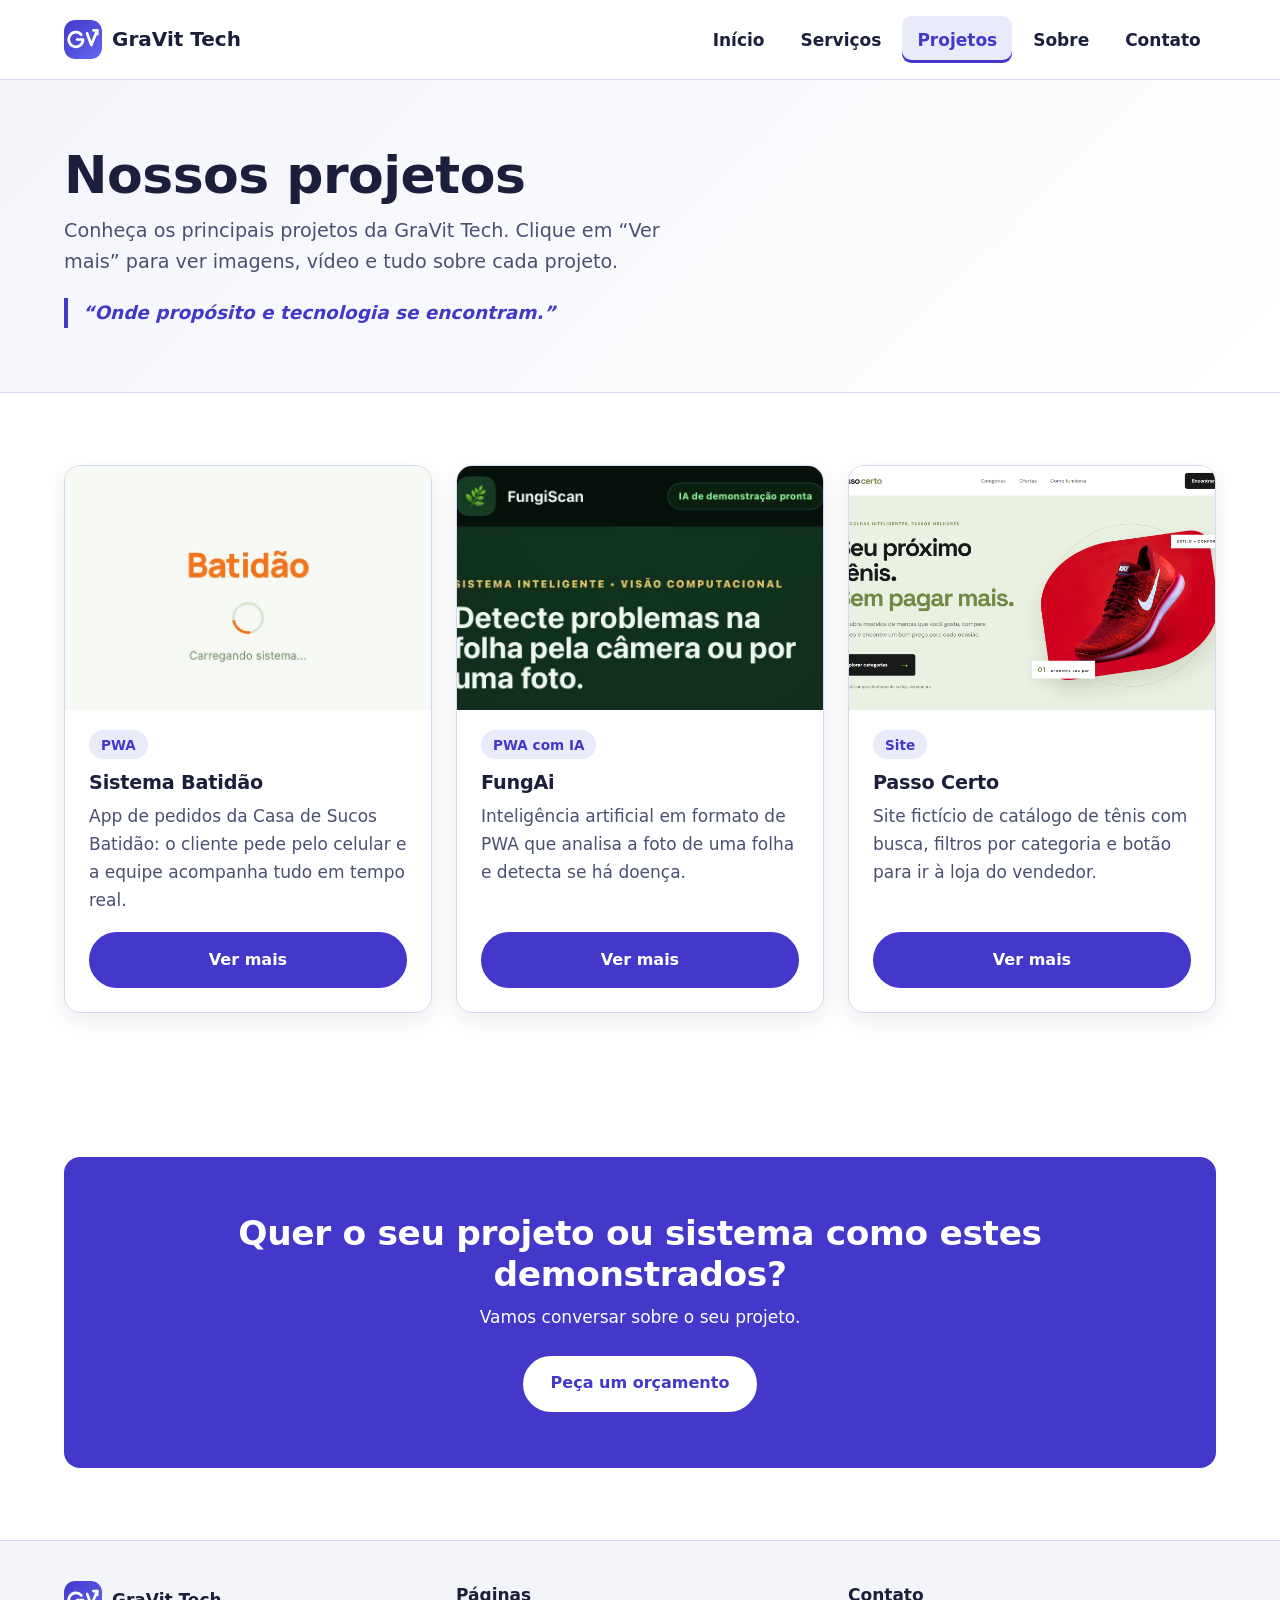
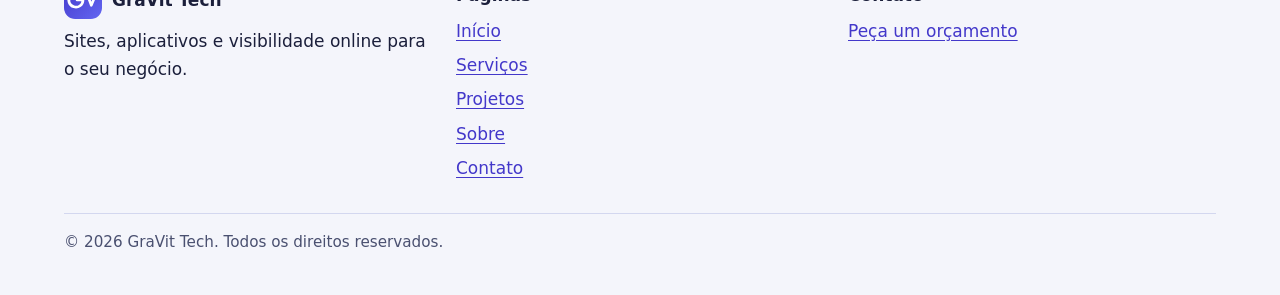
<file: projetos.html>
<!DOCTYPE html>
<html lang="pt-BR">
<head>
  <meta charset="UTF-8">
  <meta name="viewport" content="width=device-width, initial-scale=1">
  <title>Projetos | GraVit Tech – Projetos Realizados</title>
  <meta name="description" content="Veja alguns dos sites, aplicativos e trabalhos de visibilidade online que já realizamos para nossos clientes.">
  <meta name="theme-color" content="#4338ca">
  <meta property="og:title" content="Projetos | GraVit Tech">
  <meta property="og:description" content="Veja os projetos que já realizamos para nossos clientes.">
  <meta property="og:type" content="website">
  <link rel="icon" href="img/logo-gravit.svg" type="image/svg+xml">
  <link rel="stylesheet" href="css/style.css">
  <script src="js/main.js" defer></script>
</head>
<body>

  <a class="skip-link" href="#conteudo">Pular para o conteúdo principal</a>

  <header class="site-header">
    <div class="container header-inner">
      <a class="logo" href="index.html">
        <img class="logo-img" src="img/logo-gravit.svg" alt="" width="40" height="40">
        GraVit Tech
      </a>

      <button class="menu-toggle" type="button" aria-expanded="false" aria-controls="menu-principal">
        <span aria-hidden="true">☰</span> Menu
      </button>

      <nav aria-label="Principal">
        <ul id="menu-principal" class="menu" role="list">
          <li><a href="index.html">Início</a></li>
          <li><a href="servicos.html">Serviços</a></li>
          <li><a href="projetos.html" aria-current="page">Projetos</a></li>
          <li><a href="sobre.html">Sobre</a></li>
          <li><a href="contato.html">Contato</a></li>
        </ul>
      </nav>
    </div>
  </header>

  <main id="conteudo" tabindex="-1">

    <section class="topo-pagina" aria-labelledby="titulo-pagina">
      <div class="container">
        <h1 id="titulo-pagina">Nossos projetos</h1>
        <p class="lead">Conheça os principais projetos da GraVit Tech. Clique em “Ver mais” para ver imagens, vídeo e tudo sobre 
          cada projeto.</p>
        <p class="slogan">“Onde propósito e tecnologia se encontram.”</p>
      </div>
    </section>

    <section class="secao" aria-labelledby="titulo-lista">
      <div class="container">
        <h2 id="titulo-lista" class="sr-only">Lista de projetos</h2>

        <!-- ================= CARDS DOS PROJETOS ================= -->
        <ul class="grade" role="list">

          <li class="card-projeto">
            <img src="img/batidao-capa.jpg" alt="Imagem principal do projeto Sistema Batidão" width="600" height="400" loading="lazy">
            <div class="card-corpo">
              <span class="tag">PWA</span>
              <h3>Sistema Batidão</h3>
              <p>App de pedidos da Casa de Sucos Batidão: o cliente pede pelo celular e a equipe acompanha tudo em tempo real.</p>
              <a class="btn card-link" href="projeto-batidao.html">Ver mais<span class="sr-only"> sobre Sistema Batidão</span></a>
            </div>
          </li>

          <li class="card-projeto">
            <img src="img/fungai-capa.jpg" alt="Imagem principal do projeto FungAi" width="600" height="400" loading="lazy">
            <div class="card-corpo">
              <span class="tag">PWA com IA</span>
              <h3>FungAi</h3>
              <p>Inteligência artificial em formato de PWA que analisa a foto de uma folha e detecta se há doença.</p>
              <a class="btn card-link" href="projeto-fungai.html">Ver mais<span class="sr-only"> sobre FungAi</span></a>
            </div>
          </li>

          <li class="card-projeto">
            <img src="img/tenis-capa.jpg" alt="Imagem principal do projeto Passo Certo" width="600" height="400" loading="lazy">
            <div class="card-corpo">
              <span class="tag">Site</span>
              <h3>Passo Certo</h3>
              <p>Site fictício de catálogo de tênis com busca, filtros por categoria e botão para ir à loja do vendedor.</p>
              <a class="btn card-link" href="projeto-tenis.html">Ver mais<span class="sr-only"> sobre Passo Certo</span></a>
            </div>
          </li>

        </ul>

      </div>
    </section>

    <section class="secao" aria-labelledby="titulo-cta">
      <div class="container">
        <div class="cta">
          <h2 id="titulo-cta">Quer o seu projeto ou sistema como estes demonstrados?</h2>
          <p>Vamos conversar sobre o seu projeto.</p>
          <a class="btn" href="contato.html">Peça um orçamento</a>
        </div>
      </div>
    </section>

  </main>

  <footer class="site-footer">
    <div class="container rodape-grade">
      <div>
        <p class="rodape-titulo rodape-marca"><img class="logo-img" src="img/logo-gravit.svg" alt="" width="40" height="40"> GraVit Tech</p>
        <p>Sites, aplicativos e visibilidade online para o seu negócio.</p>
      </div>
      <nav aria-label="Rodapé">
        <p class="rodape-titulo">Páginas</p>
        <ul class="rodape-links" role="list">
          <li><a href="index.html">Início</a></li>
          <li><a href="servicos.html">Serviços</a></li>
          <li><a href="projetos.html">Projetos</a></li>
          <li><a href="sobre.html">Sobre</a></li>
          <li><a href="contato.html">Contato</a></li>
        </ul>
      </nav>
      <div>
        <p class="rodape-titulo">Contato</p>
        <p><a href="contato.html">Peça um orçamento</a></p>
      </div>
    </div>
    <p class="container direitos">© 2026 GraVit Tech. Todos os direitos reservados.</p>
  </footer>

</body>
</html>
</file>
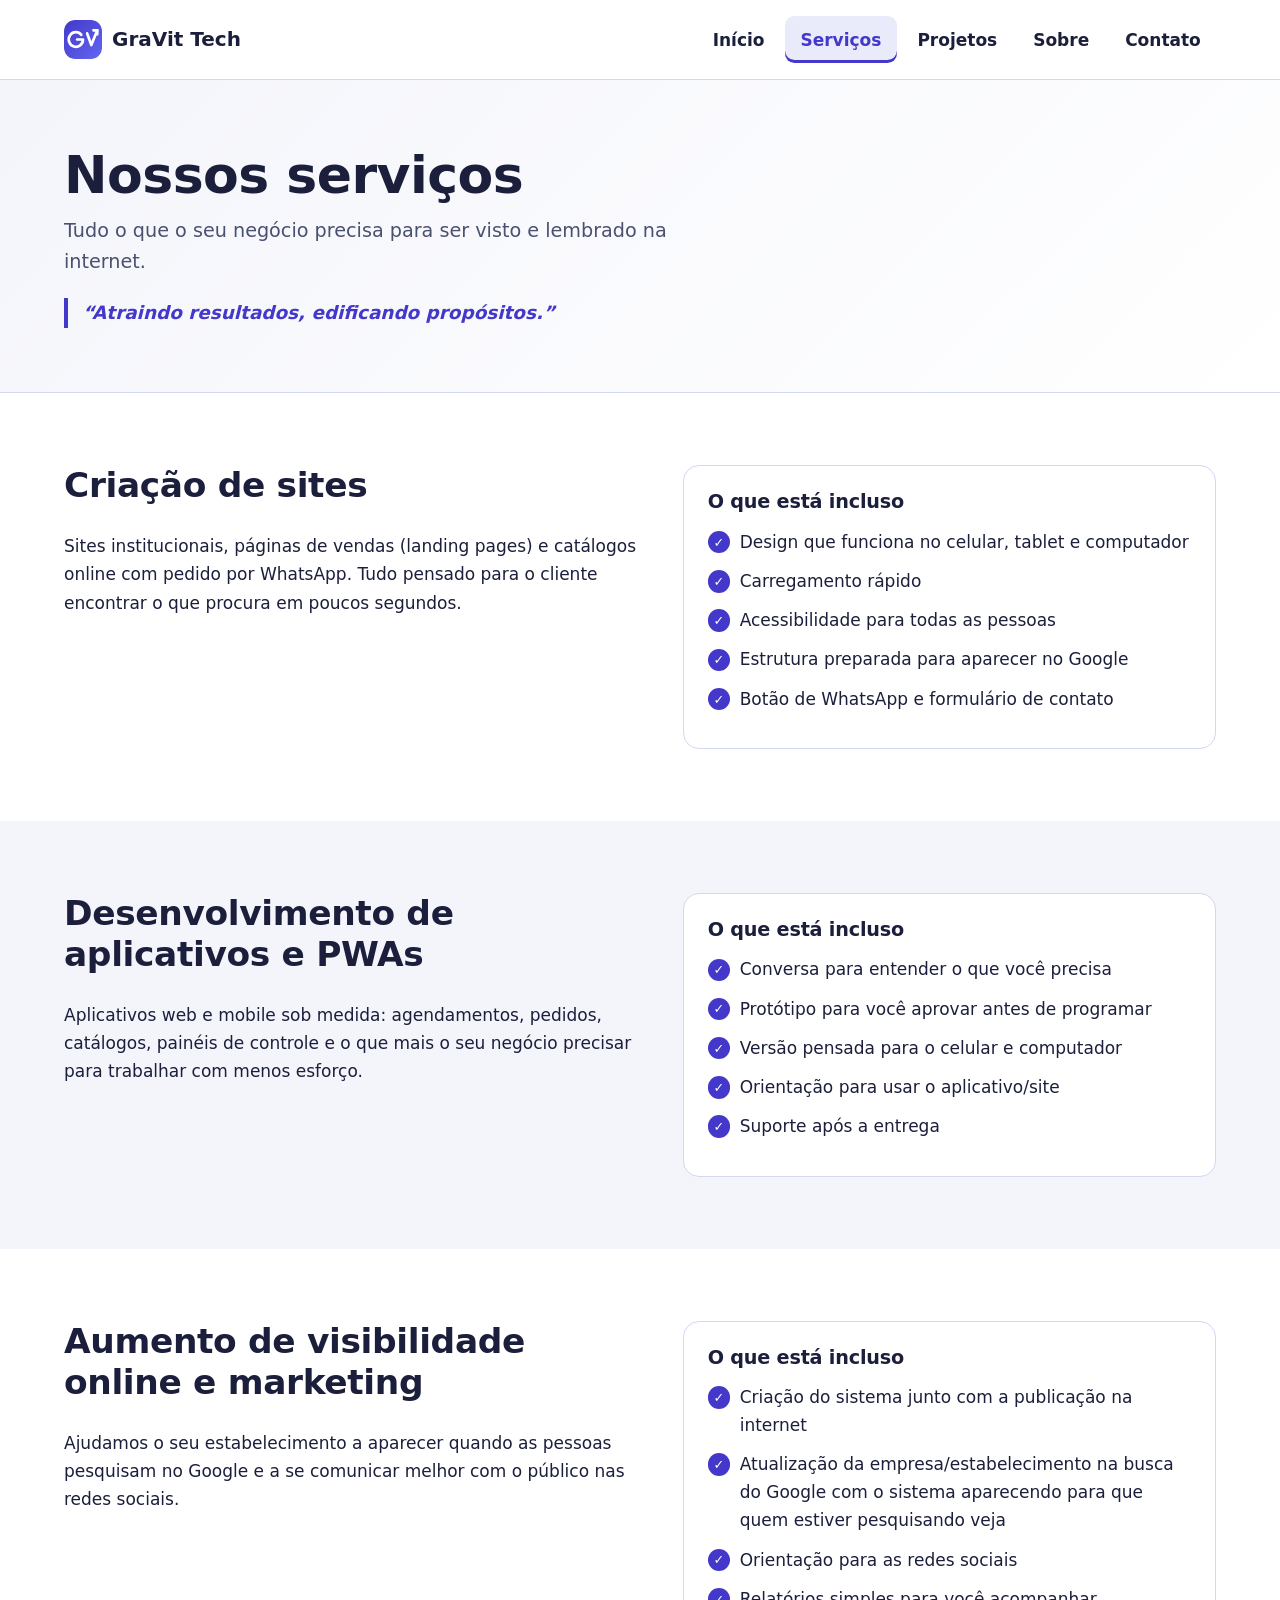
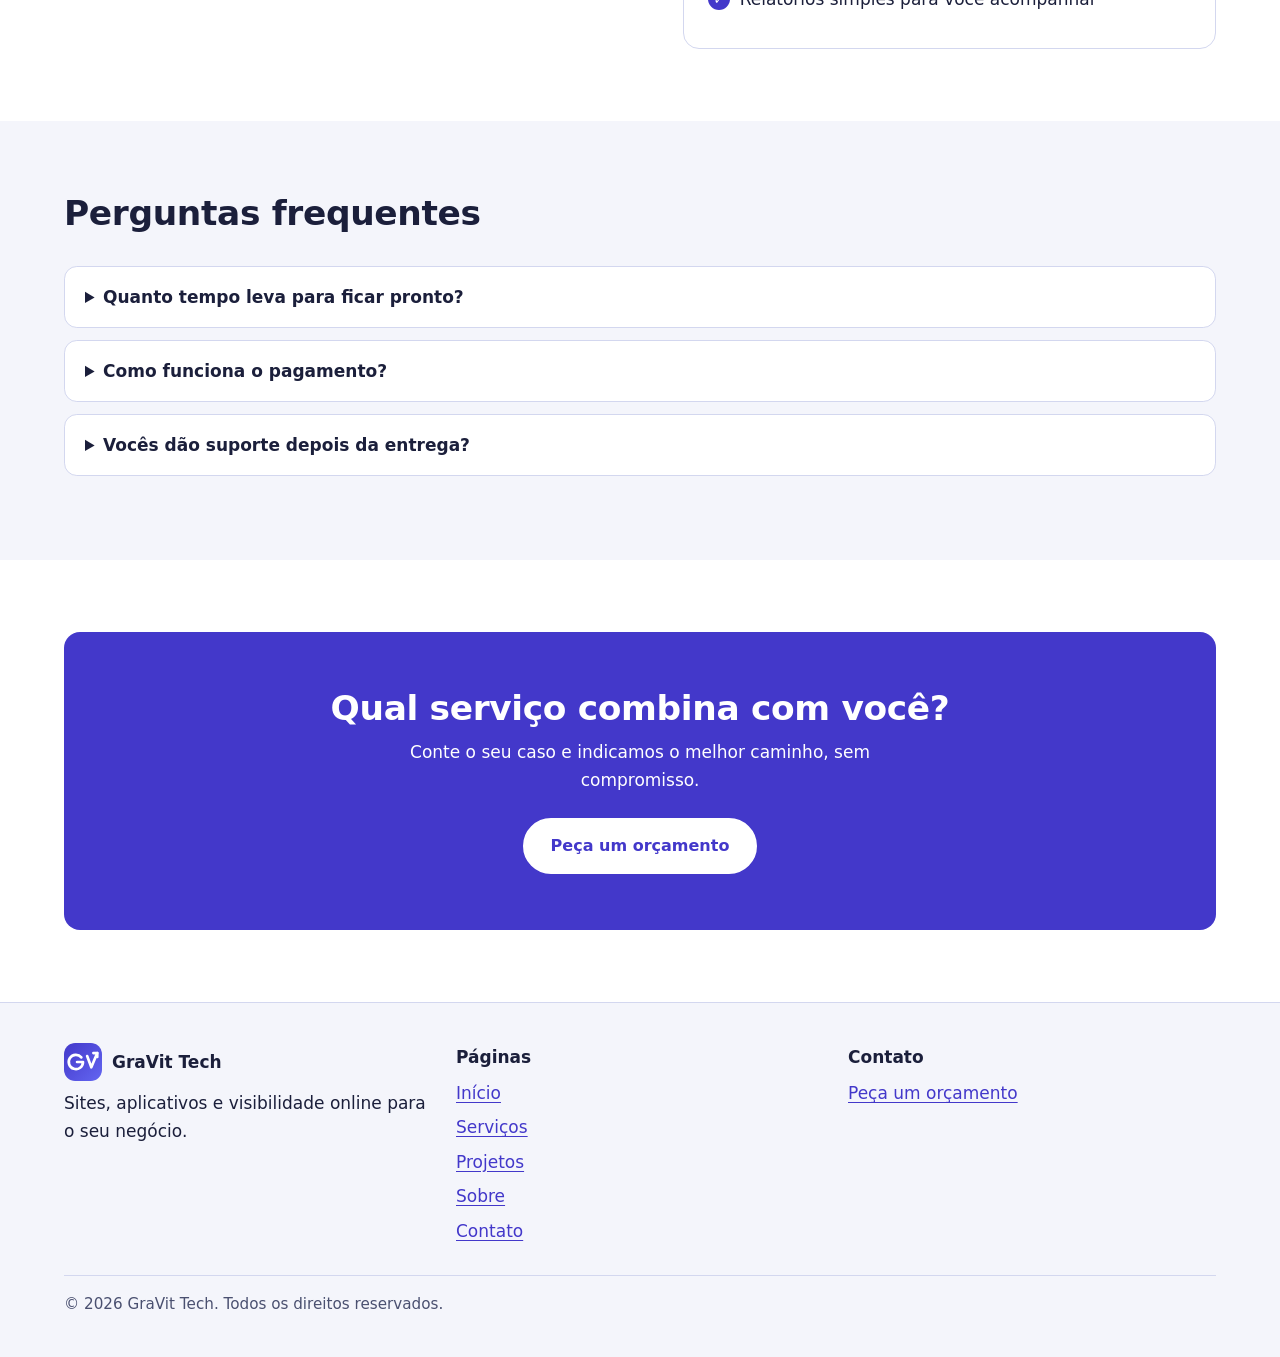
<file: servicos.html>
<!DOCTYPE html>
<html lang="pt-BR">
<head>
  <meta charset="UTF-8">
  <meta name="viewport" content="width=device-width, initial-scale=1">
  <title>Serviços | GraVit Tech – Sites, Apps e Visibilidade Online</title>
  <meta name="description" content="Conheça nossos serviços: criação de sites, desenvolvimento de aplicativos e aumento da visibilidade online do seu negócio.">
  <meta name="theme-color" content="#4338ca">
  <meta property="og:title" content="Serviços | GraVit Tech">
  <meta property="og:description" content="Criação de sites, aplicativos e visibilidade online para o seu negócio.">
  <meta property="og:type" content="website">
  <link rel="icon" href="img/logo-gravit.svg" type="image/svg+xml">
  <link rel="stylesheet" href="css/style.css">
  <script src="js/main.js" defer></script>
</head>
<body>

  <a class="skip-link" href="#conteudo">Pular para o conteúdo principal</a>

  <header class="site-header">
    <div class="container header-inner">
      <a class="logo" href="index.html">
        <img class="logo-img" src="img/logo-gravit.svg" alt="" width="40" height="40">
        GraVit Tech
      </a>

      <button class="menu-toggle" type="button" aria-expanded="false" aria-controls="menu-principal">
        <span aria-hidden="true">☰</span> Menu
      </button>

      <nav aria-label="Principal">
        <ul id="menu-principal" class="menu" role="list">
          <li><a href="index.html">Início</a></li>
          <li><a href="servicos.html" aria-current="page">Serviços</a></li>
          <li><a href="projetos.html">Projetos</a></li>
          <li><a href="sobre.html">Sobre</a></li>
          <li><a href="contato.html">Contato</a></li>
        </ul>
      </nav>
    </div>
  </header>

  <main id="conteudo" tabindex="-1">

    <section class="topo-pagina" aria-labelledby="titulo-pagina">
      <div class="container">
        <h1 id="titulo-pagina">Nossos serviços</h1>
        <p class="lead">Tudo o que o seu negócio precisa para ser visto e lembrado na internet.</p>
        <p class="slogan">“Atraindo resultados, edificando propósitos.”</p>
      </div>
    </section>

    <section id="sites" class="secao" aria-labelledby="titulo-sites">
      <div class="container servico">
        <div>
          <h2 id="titulo-sites">Criação de sites</h2>
          <p>
            Sites institucionais, páginas de vendas (landing pages) e catálogos online
            com pedido por WhatsApp. Tudo pensado para o cliente encontrar o que
            procura em poucos segundos.
          </p>
        </div>
        <div class="incluso">
          <h3>O que está incluso</h3>
          <ul class="lista-check" role="list">
            <li>Design que funciona no celular, tablet e computador</li>
            <li>Carregamento rápido</li>
            <li>Acessibilidade para todas as pessoas</li>
            <li>Estrutura preparada para aparecer no Google</li>
            <li>Botão de WhatsApp e formulário de contato</li>
          </ul>
        </div>
      </div>
    </section>

    <section id="apps" class="secao secao-alt" aria-labelledby="titulo-apps">
      <div class="container servico">
        <div>
          <h2 id="titulo-apps">Desenvolvimento de aplicativos e PWAs</h2>
          <p>
            Aplicativos web e mobile sob medida: agendamentos, pedidos, catálogos,
            painéis de controle e o que mais o seu negócio precisar para trabalhar
            com menos esforço.
          </p>
        </div>
        <div class="incluso">
          <h3>O que está incluso</h3>
          <ul class="lista-check" role="list">
            <li>Conversa para entender o que você precisa</li>
            <li>Protótipo para você aprovar antes de programar</li>
            <li>Versão pensada para o celular e computador</li>
            <li>Orientação para usar o aplicativo/site</li>
            <li>Suporte após a entrega</li>
          </ul>
        </div>
      </div>
    </section>

    <section id="visibilidade" class="secao" aria-labelledby="titulo-visibilidade">
      <div class="container servico">
        <div>
          <h2 id="titulo-visibilidade">Aumento de visibilidade online e marketing</h2>
          <p>
            Ajudamos o seu estabelecimento a aparecer quando as pessoas pesquisam
            no Google e a se comunicar melhor com o público nas redes sociais.
          </p>
        </div>
        <div class="incluso">
          <h3>O que está incluso</h3>
          <ul class="lista-check" role="list">
            <li>Criação do sistema junto com a publicação na internet</li>
            <li>Atualização da empresa/estabelecimento na busca do Google com o sistema aparecendo
              para que quem estiver pesquisando veja
            </li>
            <li>Orientação para as redes sociais</li>
            <li>Relatórios simples para você acompanhar</li>
          </ul>
        </div>
      </div>
    </section>

    <section class="secao secao-alt" aria-labelledby="titulo-faq">
      <div class="container">
        <div class="cabecalho-secao">
          <h2 id="titulo-faq">Perguntas frequentes</h2>
        </div>

        <details>
          <summary>Quanto tempo leva para ficar pronto?</summary>
          <p>Depende do tamanho do projeto. Combinamos o prazo na proposta, antes de começar.</p>
        </details>
        <details>
          <summary>Como funciona o pagamento?</summary>
          <p>Definimos a forma de pagamento junto com a proposta, de maneira clara para os dois lados e logo fazemos contrato.</p>
        </details>
        <details>
          <summary>Vocês dão suporte depois da entrega?</summary>
          <p>Sim. Explicamos como usar e ficamos disponíveis para dúvidas e ajustes combinados.</p>
        </details>
      </div>
    </section>

    <section class="secao" aria-labelledby="titulo-cta">
      <div class="container">
        <div class="cta">
          <h2 id="titulo-cta">Qual serviço combina com você?</h2>
          <p>Conte o seu caso e indicamos o melhor caminho, sem compromisso.</p>
          <a class="btn" href="contato.html">Peça um orçamento</a>
        </div>
      </div>
    </section>

  </main>

  <footer class="site-footer">
    <div class="container rodape-grade">
      <div>
        <p class="rodape-titulo rodape-marca"><img class="logo-img" src="img/logo-gravit.svg" alt="" width="40" height="40"> GraVit Tech</p>
        <p>Sites, aplicativos e visibilidade online para o seu negócio.</p>
      </div>
      <nav aria-label="Rodapé">
        <p class="rodape-titulo">Páginas</p>
        <ul class="rodape-links" role="list">
          <li><a href="index.html">Início</a></li>
          <li><a href="servicos.html">Serviços</a></li>
          <li><a href="projetos.html">Projetos</a></li>
          <li><a href="sobre.html">Sobre</a></li>
          <li><a href="contato.html">Contato</a></li>
        </ul>
      </nav>
      <div>
        <p class="rodape-titulo">Contato</p>
        <p><a href="contato.html">Peça um orçamento</a></p>
      </div>
    </div>
    <p class="container direitos">© 2026 GraVit Tech. Todos os direitos reservados.</p>
  </footer>

</body>
</html>
</file>
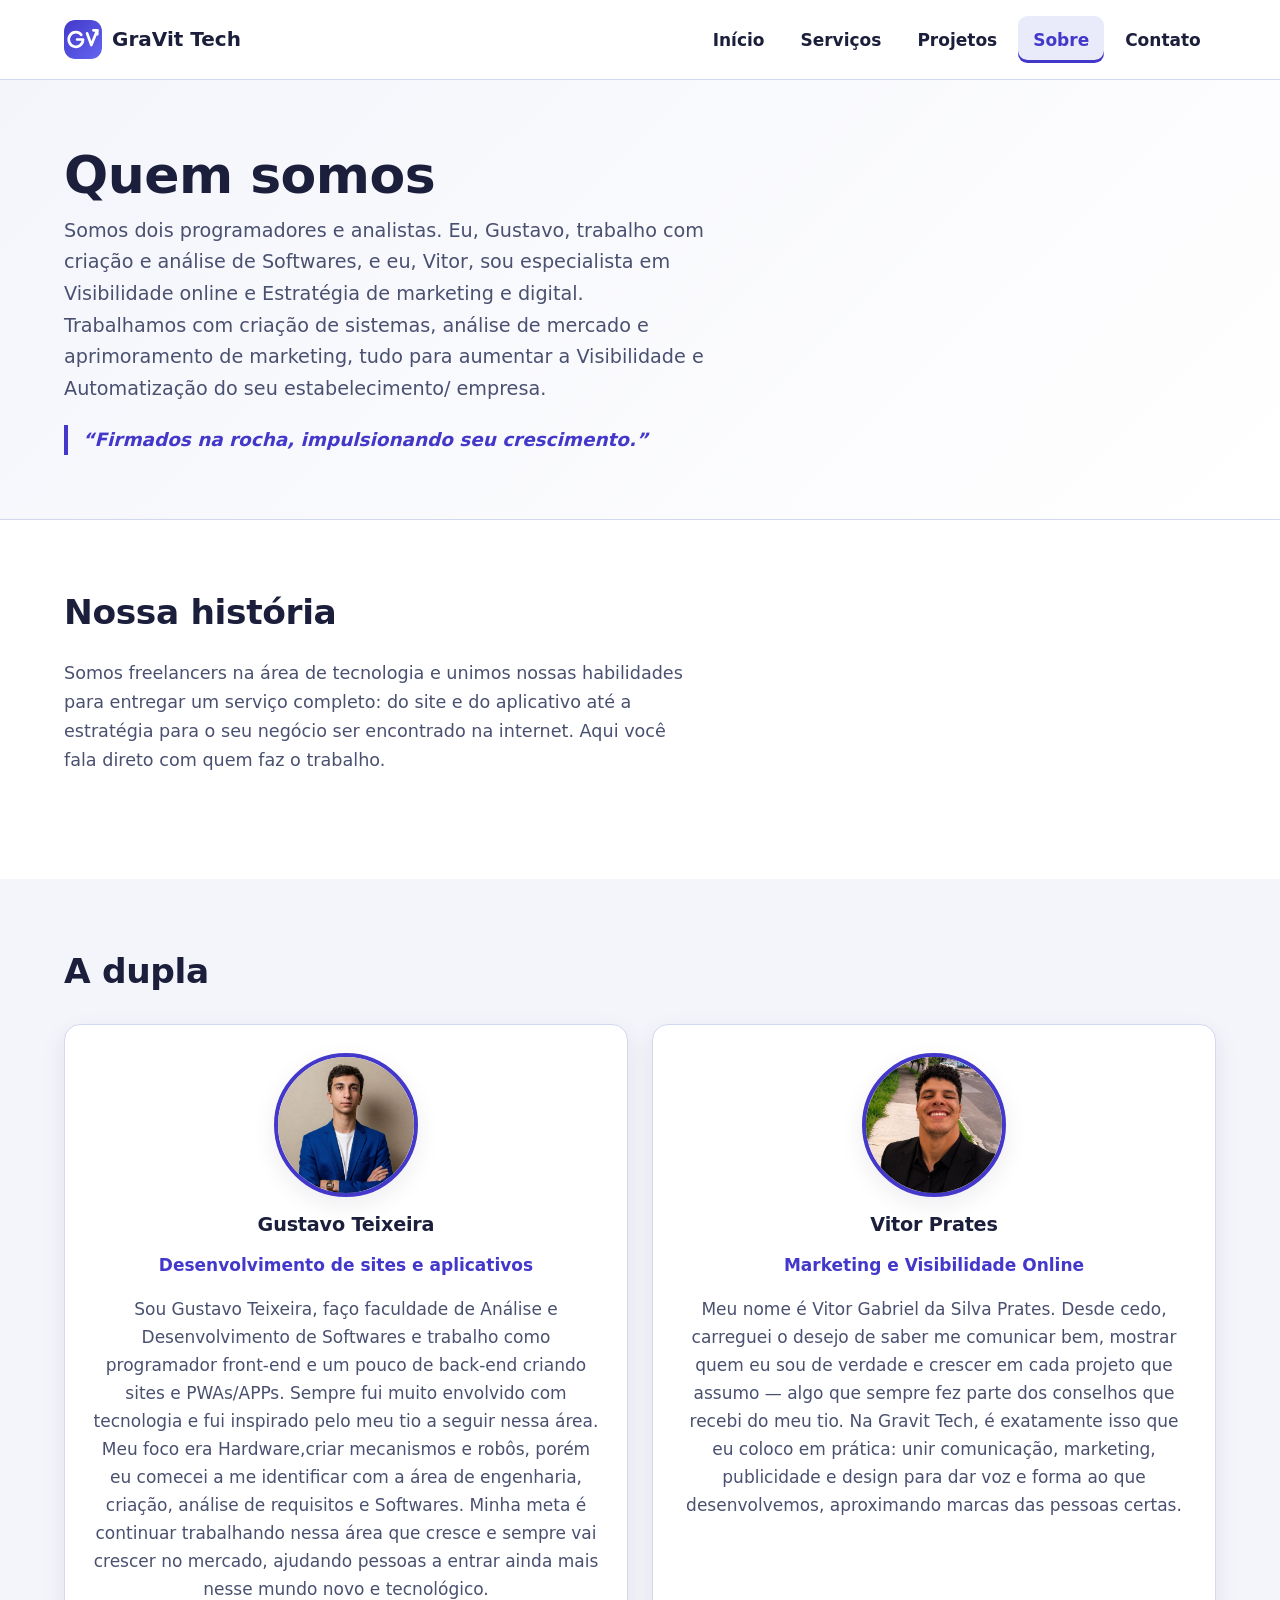
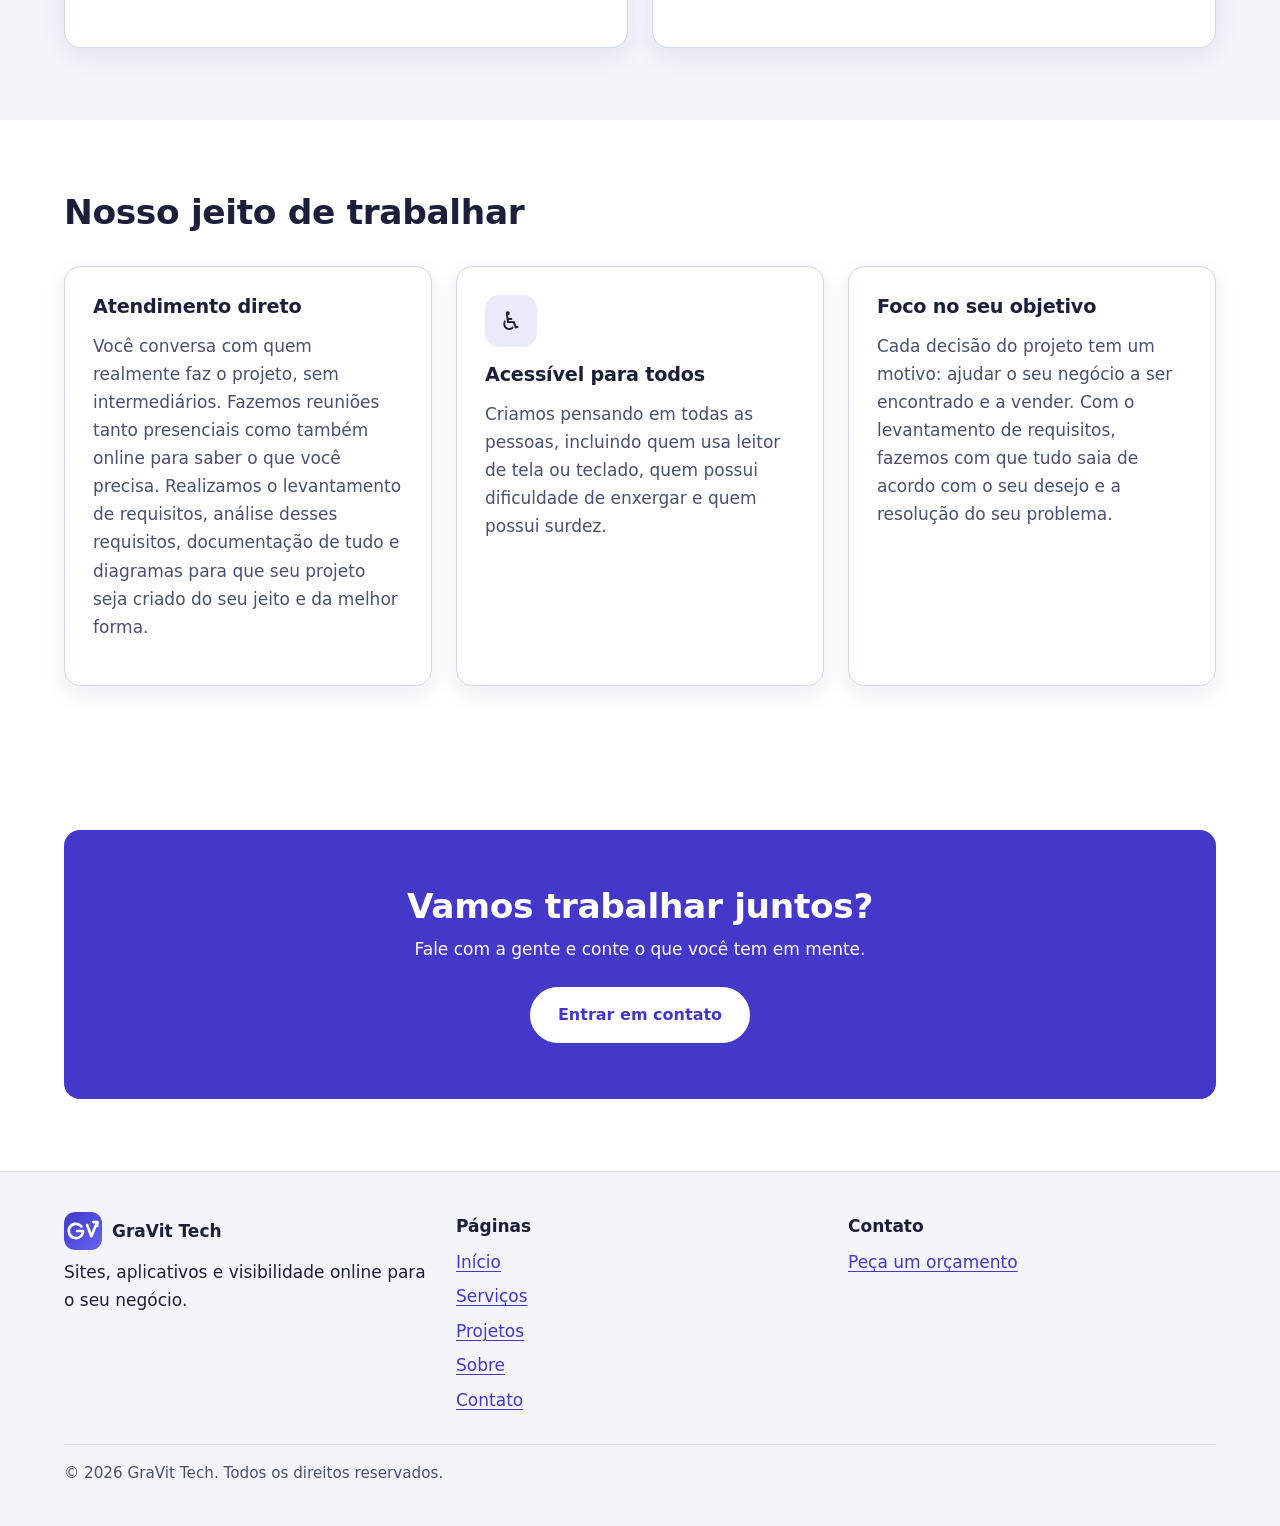
<file: sobre.html>
<!DOCTYPE html>
<html lang="pt-BR">
<head>
  <meta charset="UTF-8">
  <meta name="viewport" content="width=device-width, initial-scale=1">
  <title>Sobre | GraVit Tech – Quem Somos</title>
  <meta name="description" content="Conheça a dupla por trás da GraVit Tech e veja como trabalhamos.">
  <meta name="theme-color" content="#4338ca">
  <meta property="og:title" content="Sobre | GraVit Tech">
  <meta property="og:description" content="Conheça a dupla de freelancers em TI e o nosso jeito de trabalhar.">
  <meta property="og:type" content="website">
  <link rel="icon" href="img/logo-gravit.svg" type="image/svg+xml">
  <link rel="stylesheet" href="css/style.css">
  <script src="js/main.js" defer></script>
</head>
<body>

  <a class="skip-link" href="#conteudo">Pular para o conteúdo principal</a>

  <header class="site-header">
    <div class="container header-inner">
      <a class="logo" href="index.html">
        <img class="logo-img" src="img/logo-gravit.svg" alt="" width="40" height="40">
        GraVit Tech
      </a>

      <button class="menu-toggle" type="button" aria-expanded="false" aria-controls="menu-principal">
        <span aria-hidden="true">☰</span> Menu
      </button>

      <nav aria-label="Principal">
        <ul id="menu-principal" class="menu" role="list">
          <li><a href="index.html">Início</a></li>
          <li><a href="servicos.html">Serviços</a></li>
          <li><a href="projetos.html">Projetos</a></li>
          <li><a href="sobre.html" aria-current="page">Sobre</a></li>
          <li><a href="contato.html">Contato</a></li>
        </ul>
      </nav>
    </div>
  </header>

  <main id="conteudo" tabindex="-1">

    <section class="topo-pagina" aria-labelledby="titulo-pagina">
      <div class="container">
        <h1 id="titulo-pagina">Quem somos</h1>
        <p class="lead">Somos dois programadores e analistas. Eu, Gustavo, trabalho com criação e análise
          de Softwares, e eu, Vitor, sou especialista em Visibilidade online e Estratégia de marketing e digital. 
          Trabalhamos com criação
        de sistemas, análise de mercado e aprimoramento de marketing, tudo para aumentar a Visibilidade
      e Automatização do seu estabelecimento/ empresa.</p>
        <p class="slogan">“Firmados na rocha, impulsionando seu crescimento.”</p>
      </div>
    </section>

    <section class="secao" aria-labelledby="titulo-historia">
      <div class="container">
        <div class="cabecalho-secao">
          <h2 id="titulo-historia">Nossa história</h2>
          <p>
            Somos freelancers na área de tecnologia e unimos nossas habilidades para
            entregar um serviço completo: do site e do aplicativo até a estratégia
            para o seu negócio ser encontrado na internet. Aqui você fala direto com
            quem faz o trabalho.
          </p>
        </div>
      </div>
    </section>

    <section class="secao secao-alt" aria-labelledby="titulo-equipe">
      <div class="container">
        <div class="cabecalho-secao">
          <h2 id="titulo-equipe">A dupla</h2>
        </div>

        <ul class="grade" role="list">
          <li class="card pessoa">
            <img class="foto-pessoa" src="img/gt.jpg" alt="Gustavo Teixeira sorrindo, de frente para a câmera" width="200" height="200">
            <h3>Gustavo Teixeira</h3>
            <p class="funcao">Desenvolvimento de sites e aplicativos</p>
            <p>Sou Gustavo Teixeira, faço faculdade de Análise e Desenvolvimento de Softwares e trabalho como programador
              front-end e um pouco de back-end criando sites e PWAs/APPs. Sempre fui muito envolvido com tecnologia
              e fui inspirado pelo meu tio a seguir nessa área. Meu foco era Hardware,criar mecanismos e robôs, 
              porém eu comecei a me identificar com a área de engenharia, criação, análise
              de requisitos e Softwares. Minha meta é continuar trabalhando nessa área que cresce e sempre 
              vai crescer no mercado, ajudando pessoas a entrar ainda mais nesse mundo novo e tecnológico.
            </p>
          </li>
          <li class="card pessoa">
            <img class="foto-pessoa" src="img/vp.jpg" alt="Vitor prates sorrindo para a foto" width="200" height="200">
            <h3>Vitor Prates</h3>
            <p class="funcao">Marketing e Visibilidade Online</p>
            <p>Meu nome é Vitor Gabriel da Silva Prates. Desde cedo, carreguei o desejo de saber me comunicar bem, 
              mostrar quem eu sou de verdade e crescer em cada projeto que assumo — algo que sempre fez parte dos
              conselhos que recebi do meu tio. Na Gravit Tech, é exatamente isso que eu coloco em prática: unir comunicação,
              marketing, publicidade e design para dar voz e forma ao que desenvolvemos, aproximando marcas das pessoas certas.
              </p>
          </li>
        </ul>
      </div>
    </section>

    <section class="secao" aria-labelledby="titulo-valores">
      <div class="container">
        <div class="cabecalho-secao">
          <h2 id="titulo-valores">Nosso jeito de trabalhar</h2>
        </div>

        <ul class="grade" role="list">
          <li class="card">
            <h3>Atendimento direto</h3>
            <p>Você conversa com quem realmente faz o projeto, sem intermediários. Fazemos reuniões tanto presenciais 
              como também online para saber o que você precisa. Realizamos o levantamento de requisitos, análise 
              desses requisitos, documentação de tudo e diagramas para que seu projeto seja criado do seu jeito 
              e da melhor forma.
            </p>
          </li>
          <li class="card">
            <span class="icone" aria-hidden="true">♿</span>
            <h3>Acessível para todos</h3>
            <p>Criamos pensando em todas as pessoas, incluindo quem usa leitor de tela ou teclado, quem possui dificuldade
              de enxergar e quem possui surdez.</p>
          </li>
          <li class="card">
            <h3>Foco no seu objetivo</h3>
            <p>Cada decisão do projeto tem um motivo: ajudar o seu negócio a ser encontrado e a vender. Com o levantamento 
              de requisitos, fazemos com que tudo saia de acordo com o seu desejo e a resolução do seu problema.
            </p>
          </li>
        </ul>
      </div>
    </section>

    <section class="secao" aria-labelledby="titulo-cta">
      <div class="container">
        <div class="cta">
          <h2 id="titulo-cta">Vamos trabalhar juntos?</h2>
          <p>Fale com a gente e conte o que você tem em mente.</p>
          <a class="btn" href="contato.html">Entrar em contato</a>
        </div>
      </div>
    </section>

  </main>

  <footer class="site-footer">
    <div class="container rodape-grade">
      <div>
        <p class="rodape-titulo rodape-marca"><img class="logo-img" src="img/logo-gravit.svg" alt="" width="40" height="40"> GraVit Tech</p>
        <p>Sites, aplicativos e visibilidade online para o seu negócio.</p>
      </div>
      <nav aria-label="Rodapé">
        <p class="rodape-titulo">Páginas</p>
        <ul class="rodape-links" role="list">
          <li><a href="index.html">Início</a></li>
          <li><a href="servicos.html">Serviços</a></li>
          <li><a href="projetos.html">Projetos</a></li>
          <li><a href="sobre.html">Sobre</a></li>
          <li><a href="contato.html">Contato</a></li>
        </ul>
      </nav>
      <div>
        <p class="rodape-titulo">Contato</p>
        <p><a href="contato.html">Peça um orçamento</a></p>
      </div>
    </div>
    <p class="container direitos">© 2026 GraVit Tech. Todos os direitos reservados.</p>
  </footer>

</body>
</html>
</file>
<file: css/style.css>
/* ==========================================================
   STYLE.CSS – Portfólio da dupla
   ========================================================== */

/* ---------- Cores e medidas (modo claro) ---------- */
:root {
  --bg: #ffffff;
  --surface: #f4f5fb;
  --surface-2: #e9ebfa;
  --text: #1b1f3b;
  --muted: #4a5070;
  --border: #d3d7ef;
  --link: #4338ca;
  --link-hover: #312e81;
  --btn-bg: #4338ca;
  --btn-bg-hover: #312e81;
  --btn-text: #ffffff;
  --erro: #b3261e;
  --ok: #146c43;
  --raio: 1rem;
  --sombra: 0 8px 24px rgba(27, 31, 59, 0.08);
  --largura: 72rem;
}

/* ---------- Modo escuro (automático, conforme o aparelho) ---------- */
@media (prefers-color-scheme: dark) {
  :root {
    --bg: #0f1226;
    --surface: #181c38;
    --surface-2: #222750;
    --text: #eef0ff;
    --muted: #b9bedf;
    --border: #333a6b;
    --link: #a5b4fc;
    --link-hover: #c7d2fe;
    --btn-bg: #a5b4fc;
    --btn-bg-hover: #c7d2fe;
    --btn-text: #0f1226;
    --erro: #ff8a80;
    --ok: #7ddba0;
    --sombra: 0 8px 24px rgba(0, 0, 0, 0.4);
  }
}

/* ---------- Base ---------- */
*,
*::before,
*::after {
  box-sizing: border-box;
}

html {
  scroll-behavior: smooth;
}

body {
  margin: 0;
  font-family: system-ui, -apple-system, "Segoe UI", Roboto, Helvetica, Arial, sans-serif;
  font-size: 1.0625rem;
  line-height: 1.65;
  color: var(--text);
  background: var(--bg);
  -webkit-font-smoothing: antialiased;
}

img {
  max-width: 100%;
  height: auto;
  display: block;
}

[hidden] {
  display: none !important;
}

h1,
h2,
h3 {
  line-height: 1.2;
  margin: 0 0 0.75em;
  letter-spacing: -0.01em;
}

h1 {
  font-size: clamp(2rem, 5vw + 0.5rem, 3.25rem);
  font-weight: 800;
}

h2 {
  font-size: clamp(1.5rem, 3vw + 0.5rem, 2.15rem);
  font-weight: 800;
}

h3 {
  font-size: 1.2rem;
  font-weight: 700;
}

p {
  margin: 0 0 1rem;
}

a {
  color: var(--link);
  text-underline-offset: 0.2em;
}

a:hover {
  color: var(--link-hover);
}

/* Foco visível: essencial para quem navega pelo teclado */
:focus-visible {
  outline: 3px solid var(--link);
  outline-offset: 3px;
}

main:focus {
  outline: none;
}

.container {
  width: min(100% - 2rem, var(--largura));
  margin-inline: auto;
}

/* ---------- Utilitários de acessibilidade ---------- */
.sr-only {
  position: absolute;
  width: 1px;
  height: 1px;
  padding: 0;
  margin: -1px;
  overflow: hidden;
  clip: rect(0, 0, 0, 0);
  white-space: nowrap;
  border: 0;
}

.skip-link {
  position: absolute;
  left: 1rem;
  top: -5rem;
  z-index: 100;
  background: var(--btn-bg);
  color: var(--btn-text);
  padding: 0.75rem 1.25rem;
  border-radius: 0.6rem;
  font-weight: 700;
}

.skip-link:focus {
  top: 1rem;
  color: var(--btn-text);
}

/* ---------- Cabeçalho e menu ---------- */
.site-header {
  background: var(--bg);
  border-bottom: 1px solid var(--border);
}

.header-inner {
  display: flex;
  align-items: center;
  justify-content: space-between;
  flex-wrap: wrap;
  gap: 1rem;
  padding-block: 1rem;
}

.logo {
  display: inline-flex;
  align-items: center;
  gap: 0.6rem;
  font-weight: 800;
  font-size: 1.25rem;
  color: var(--text);
  text-decoration: none;
}

.logo:hover {
  color: var(--text);
}

.logo-marca {
  display: grid;
  place-items: center;
  width: 2.4rem;
  height: 2.4rem;
  border-radius: 0.7rem;
  background: var(--btn-bg);
  color: var(--btn-text);
  font-size: 0.95rem;
  font-weight: 800;
}

.menu {
  display: flex;
  flex-wrap: wrap;
  gap: 0.35rem;
  list-style: none;
  margin: 0;
  padding: 0;
}

.menu a {
  display: inline-block;
  padding: 0.6rem 0.95rem;
  border-radius: 0.6rem;
  color: var(--text);
  font-weight: 600;
  text-decoration: none;
}

.menu a:hover {
  background: var(--surface-2);
  color: var(--text);
}

.menu a[aria-current="page"],
.menu a[aria-current="true"] {
  background: var(--surface-2);
  color: var(--link);
  box-shadow: inset 0 -3px 0 var(--link);
}

.menu-toggle {
  display: none;
  align-items: center;
  gap: 0.5rem;
  min-height: 44px;
  padding: 0.5rem 1rem;
  font: inherit;
  font-weight: 700;
  color: var(--link);
  background: transparent;
  border: 2px solid var(--link);
  border-radius: 0.7rem;
  cursor: pointer;
}

/* ---------- Botões ---------- */
.btn {
  display: inline-flex;
  align-items: center;
  justify-content: center;
  gap: 0.5rem;
  min-height: 48px;
  padding: 0.8rem 1.6rem;
  border: 2px solid var(--btn-bg);
  border-radius: 999px;
  background: var(--btn-bg);
  color: var(--btn-text);
  font-size: 1rem;
  font-weight: 700;
  text-decoration: none;
  cursor: pointer;
  transition: background 0.2s, transform 0.2s;
}

.btn:hover {
  background: var(--btn-bg-hover);
  border-color: var(--btn-bg-hover);
  color: var(--btn-text);
  transform: translateY(-2px);
}

.btn-contorno {
  background: transparent;
  color: var(--link);
  border-color: var(--link);
}

.btn-contorno:hover {
  background: var(--surface-2);
  border-color: var(--link);
  color: var(--link-hover);
}

/* ---------- Seções ---------- */
.secao {
  padding-block: clamp(2.5rem, 6vw, 4.5rem);
}

.secao-alt {
  background: var(--surface);
}

.cabecalho-secao {
  max-width: 40rem;
  margin-bottom: 2rem;
}

.cabecalho-secao p {
  color: var(--muted);
  font-size: 1.1rem;
}

/* ---------- Hero (início) ---------- */
.hero {
  padding-block: clamp(3rem, 8vw, 6rem);
  background:
    radial-gradient(60rem 30rem at 85% -10%, var(--surface-2), transparent 60%),
    radial-gradient(40rem 25rem at -10% 110%, var(--surface), transparent 60%),
    var(--bg);
}

.hero h1 {
  max-width: 46rem;
}

.destaque {
  color: var(--link);
}

.etiqueta {
  display: inline-block;
  margin-bottom: 1rem;
  padding: 0.35rem 0.9rem;
  border-radius: 999px;
  background: var(--surface-2);
  color: var(--link);
  font-size: 0.9rem;
  font-weight: 700;
}

.lead {
  max-width: 40rem;
  font-size: 1.2rem;
  color: var(--muted);
}

.acoes {
  display: flex;
  flex-wrap: wrap;
  gap: 1rem;
  margin-top: 1.75rem;
}

/* ---------- Topo das páginas internas ---------- */
.topo-pagina {
  padding-block: clamp(2.5rem, 6vw, 4rem);
  background: linear-gradient(135deg, var(--surface), var(--bg));
  border-bottom: 1px solid var(--border);
}

.topo-pagina h1 {
  margin-bottom: 0.5rem;
}

.topo-pagina .lead {
  margin-bottom: 0;
}

/* ---------- Cartões ---------- */
.grade {
  display: grid;
  grid-template-columns: repeat(auto-fit, minmax(16rem, 1fr));
  gap: 1.5rem;
  list-style: none;
  margin: 0;
  padding: 0;
}

.card {
  display: flex;
  flex-direction: column;
  padding: 1.75rem;
  background: var(--bg);
  border: 1px solid var(--border);
  border-radius: var(--raio);
  box-shadow: var(--sombra);
  transition: transform 0.2s;
}

.card:hover {
  transform: translateY(-4px);
}

.card p {
  color: var(--muted);
}

.card .saiba-mais {
  margin-top: auto;
  font-weight: 700;
}

.icone {
  display: grid;
  place-items: center;
  width: 3.25rem;
  height: 3.25rem;
  margin-bottom: 1rem;
  border-radius: 0.9rem;
  background: var(--surface-2);
  font-size: 1.6rem;
}

/* ---------- Passos (Como trabalhamos) ---------- */
.passos {
  counter-reset: passo;
  display: grid;
  grid-template-columns: repeat(auto-fit, minmax(14rem, 1fr));
  gap: 1.25rem;
  list-style: none;
  margin: 0;
  padding: 0;
}

.passos li {
  counter-increment: passo;
  padding: 1.5rem;
  background: var(--bg);
  border: 1px solid var(--border);
  border-radius: var(--raio);
}

.passos li::before {
  content: counter(passo);
  display: grid;
  place-items: center;
  width: 2.5rem;
  height: 2.5rem;
  margin-bottom: 0.75rem;
  border-radius: 50%;
  background: var(--btn-bg);
  color: var(--btn-text);
  font-weight: 800;
}

.passos p {
  margin: 0;
  color: var(--muted);
}

/* ---------- Faixa de chamada para contato ---------- */
.cta {
  padding: clamp(2rem, 5vw, 3.5rem);
  border-radius: var(--raio);
  background: var(--btn-bg);
  color: var(--btn-text);
  text-align: center;
}

.cta h2 {
  margin-bottom: 0.5rem;
}

.cta p {
  max-width: 36rem;
  margin: 0 auto 1.5rem;
}

.cta .btn {
  background: var(--btn-text);
  border-color: var(--btn-text);
  color: var(--btn-bg);
}

.cta .btn:hover {
  background: var(--btn-text);
  color: var(--btn-bg-hover);
}

.cta :focus-visible {
  outline-color: var(--btn-text);
}

/* ---------- Página de serviços ---------- */
.servico {
  display: grid;
  gap: 2rem;
  align-items: start;
}

@media (min-width: 52rem) {
  .servico {
    grid-template-columns: 1.1fr 1fr;
  }
}

.incluso {
  padding: 1.5rem;
  background: var(--bg);
  border: 1px solid var(--border);
  border-radius: var(--raio);
}

.incluso h3 {
  margin-top: 0;
}

.lista-check {
  list-style: none;
  margin: 0;
  padding: 0;
}

.lista-check li {
  position: relative;
  margin-bottom: 0.7rem;
  padding-left: 2rem;
}

.lista-check li::before {
  content: "✓";
  position: absolute;
  left: 0;
  top: 0.2rem;
  display: grid;
  place-items: center;
  width: 1.4rem;
  height: 1.4rem;
  border-radius: 50%;
  background: var(--btn-bg);
  color: var(--btn-text);
  font-size: 0.8rem;
  font-weight: 800;
}

details {
  margin-bottom: 0.75rem;
  padding: 0 1.25rem;
  background: var(--bg);
  border: 1px solid var(--border);
  border-radius: 0.8rem;
}

summary {
  padding: 1rem 0;
  font-weight: 700;
  cursor: pointer;
}

details[open] summary {
  margin-bottom: 1rem;
  border-bottom: 1px solid var(--border);
}

details p {
  color: var(--muted);
}

/* ---------- Página de portfólio ---------- */
.projeto {
  padding: 0;
  overflow: hidden;
}

.miniatura {
  display: grid;
  place-items: center;
  height: 11rem;
  font-size: 3.5rem;
}

.tema-1 { background: linear-gradient(135deg, #4338ca, #0ea5e9); }
.tema-2 { background: linear-gradient(135deg, #0f766e, #22c55e); }
.tema-3 { background: linear-gradient(135deg, #be185d, #f97316); }

.projeto-corpo {
  display: flex;
  flex-direction: column;
  flex: 1;
  padding: 1.5rem;
}

.tag {
  align-self: flex-start;
  display: inline-block;
  margin-bottom: 0.75rem;
  padding: 0.2rem 0.75rem;
  border-radius: 999px;
  background: var(--surface-2);
  color: var(--link);
  font-size: 0.85rem;
  font-weight: 700;
}

.card .resultado {
  margin-top: auto;
  margin-bottom: 0;
  font-weight: 600;
  color: var(--text);
}

/* ---------- Página sobre ---------- */
.pessoa {
  text-align: center;
}

.avatar {
  display: grid;
  place-items: center;
  width: 6rem;
  height: 6rem;
  margin: 0 auto 1rem;
  border-radius: 50%;
  background: linear-gradient(135deg, #4338ca, #0e7490);
  color: #ffffff;
  font-size: 2rem;
  font-weight: 800;
}

.pessoa .funcao {
  color: var(--link);
  font-weight: 700;
}

/* ---------- Página de contato ---------- */
.duas-colunas {
  display: grid;
  gap: 2rem;
}

@media (min-width: 52rem) {
  .duas-colunas {
    grid-template-columns: 1fr 1.3fr;
    align-items: start;
  }
}

.contatos {
  display: grid;
  gap: 1rem;
  list-style: none;
  margin: 0;
  padding: 0;
}

.contato-item {
  flex-direction: row;
  align-items: center;
  gap: 1rem;
}

.contato-item .icone {
  flex-shrink: 0;
  margin-bottom: 0;
}

.contato-item h3 {
  margin-bottom: 0.15rem;
}

.contato-item p {
  margin: 0;
}

.formulario {
  padding: clamp(1.25rem, 4vw, 2rem);
  background: var(--bg);
  border: 1px solid var(--border);
  border-radius: var(--raio);
  box-shadow: var(--sombra);
}

.campo {
  margin-bottom: 1.25rem;
}

label {
  display: block;
  margin-bottom: 0.4rem;
  font-weight: 700;
}

.obrig {
  font-weight: 400;
  color: var(--muted);
  font-size: 0.9rem;
}

input,
select,
textarea {
  width: 100%;
  padding: 0.8rem 0.9rem;
  font: inherit;
  color: var(--text);
  background: var(--bg);
  border: 2px solid var(--muted);
  border-radius: 0.7rem;
}

textarea {
  resize: vertical;
}

input[aria-invalid="true"],
textarea[aria-invalid="true"] {
  border-color: var(--erro);
}

.erro {
  margin: 0.4rem 0 0;
  color: var(--erro);
  font-size: 0.95rem;
  font-weight: 600;
}

.erro:empty {
  display: none;
}

.resumo-erros,
.sucesso {
  margin-bottom: 1.5rem;
  padding: 1rem 1.25rem;
  border-radius: 0.8rem;
}

.resumo-erros {
  border: 2px solid var(--erro);
}

.resumo-erros ul {
  margin: 0;
  padding-left: 1.2rem;
}

.resumo-titulo {
  margin-bottom: 0.5rem;
  color: var(--erro);
  font-weight: 800;
}

.sucesso {
  border: 2px solid var(--ok);
  color: var(--ok);
  font-weight: 700;
}

/* ---------- Rodapé ---------- */
.site-footer {
  padding-block: 2.5rem 1.5rem;
  background: var(--surface);
  border-top: 1px solid var(--border);
}

.rodape-grade {
  display: grid;
  grid-template-columns: repeat(auto-fit, minmax(14rem, 1fr));
  gap: 1.5rem;
}

.rodape-titulo {
  margin-bottom: 0.5rem;
  font-weight: 800;
  color: var(--text);
}

.rodape-links {
  list-style: none;
  margin: 0;
  padding: 0;
}

.rodape-links li {
  margin-bottom: 0.4rem;
}

.direitos {
  margin-top: 1.5rem;
  padding-top: 1rem;
  border-top: 1px solid var(--border);
  color: var(--muted);
  font-size: 0.95rem;
}

/* ---------- Celular: menu que abre e fecha ---------- */
@media (max-width: 48rem) {
  .site-header nav {
    width: 100%;
  }

  .js .menu-toggle {
    display: inline-flex;
  }

  .js .menu {
    display: none;
    flex-direction: column;
    width: 100%;
  }

  .js .menu.aberto {
    display: flex;
  }
}

/* ---------- Respeita quem desativa animações ---------- */
@media (prefers-reduced-motion: reduce) {
  html {
    scroll-behavior: auto;
  }

  *,
  *::before,
  *::after {
    animation: none !important;
    transition: none !important;
  }

  .card:hover,
  .btn:hover {
    transform: none;
  }
}

/* ==========================================================
   CARDS DE PROJETO (clicáveis) E JANELA DE DETALHES
   ========================================================== */

.card-projeto {
  position: relative;
  display: flex;
  flex-direction: column;
  overflow: hidden;
  background: var(--bg);
  border: 1px solid var(--border);
  border-radius: var(--raio);
  box-shadow: var(--sombra);
  transition: transform 0.2s;
}

.card-projeto:hover {
  transform: translateY(-4px);
}

/* Mostra o contorno no card inteiro quando o botão recebe foco pelo teclado */
.card-projeto:has(.card-botao:focus-visible) {
  outline: 3px solid var(--link);
  outline-offset: 3px;
}

.card-projeto h3 {
  margin: 0;
  padding: 1.25rem 1.25rem 0.9rem;
}

/* O botão do título "estica" para cobrir o card todo */
.card-botao {
  padding: 0;
  margin: 0;
  font: inherit;
  color: inherit;
  text-align: left;
  background: none;
  border: 0;
  cursor: pointer;
}

.card-botao::after {
  content: "";
  position: absolute;
  inset: 0;
}

.card-botao:focus-visible {
  outline: none;
}

.card-projeto img {
  width: 100%;
  aspect-ratio: 3 / 2;
  object-fit: cover;
}

.ver-mais {
  display: block;
  padding: 0.9rem 1.25rem 1.25rem;
  font-weight: 700;
  color: var(--link);
}

/* ---------- Janela (modal) ---------- */
.modal {
  width: min(100% - 2rem, 48rem);
  max-height: calc(100vh - 2rem);
  padding: 0;
  color: var(--text);
  background: var(--bg);
  border: 0;
  border-radius: var(--raio);
  box-shadow: 0 20px 60px rgba(0, 0, 0, 0.4);
}

.modal::backdrop {
  background: rgba(15, 18, 38, 0.75);
}

.modal-corpo {
  padding: clamp(1.25rem, 4vw, 2rem);
}

.modal-fechar {
  display: flex;
  width: fit-content;
  margin: 0 0 1rem auto;
}

.modal h3 {
  margin-top: 1.75rem;
}

.galeria {
  display: grid;
  grid-template-columns: repeat(auto-fit, minmax(14rem, 1fr));
  gap: 1rem;
  margin: 0 0 1rem;
  padding: 0;
  list-style: none;
}

.galeria img {
  width: 100%;
  aspect-ratio: 3 / 2;
  object-fit: cover;
  border: 1px solid var(--border);
  border-radius: 0.7rem;
}

/* Impede a página de rolar atrás da janela aberta */
body.modal-aberto {
  overflow: hidden;
}

/* Foto redonda para a página "Sobre" (usada na parte de imagens) */
.foto-pessoa {
  width: 8rem;
  height: 8rem;
  margin: 0 auto 1rem;
  object-fit: cover;
  border-radius: 50%;
}

/* ==========================================================
   CARDS NO ESTILO DO SITE DE LOUVORES
   (brilho, elevação e entrada suave ao rolar)
   ========================================================== */
:root { --brilho: rgba(67, 56, 202, 0.16); }

@media (prefers-color-scheme: dark) {
  :root { --brilho: rgba(165, 180, 252, 0.28); }
}

.card,
.card-projeto {
  position: relative;
  overflow: hidden;
  transition:
    opacity 0.7s ease var(--atraso, 0s),
    translate 0.7s ease var(--atraso, 0s),
    transform 0.35s ease,
    box-shadow 0.35s ease,
    border-color 0.35s ease;
}

/* Faixa de luz que atravessa o card */
.card::before,
.card-projeto::before {
  content: "";
  position: absolute;
  top: 0;
  left: -120%;
  z-index: 2;
  width: 60%;
  height: 100%;
  background: linear-gradient(120deg, transparent, var(--brilho), transparent);
  transform: skewX(-20deg);
  transition: left 0.7s ease;
  pointer-events: none;
}

.card:hover::before,
.card-projeto:hover::before {
  left: 140%;
}

.card:hover,
.card-projeto:hover {
  transform: translateY(-8px) scale(1.02);
  border-color: var(--link);
  box-shadow: 0 18px 40px rgba(0, 0, 0, 0.2), 0 0 22px var(--brilho);
}

/* Entrada suave (só ativa quando o JavaScript está funcionando) */
.js .reveal { opacity: 0; translate: 0 36px; }
.js .reveal.show { opacity: 1; translate: 0 0; }

/* Estrutura do card de projeto: imagem em cima, texto embaixo */
.card-projeto img {
  transition: transform 0.5s ease;
}

.card-projeto:hover img {
  transform: scale(1.06);
}

.card-projeto .card-corpo {
  display: flex;
  flex-direction: column;
  flex: 1;
  padding: 1.25rem 1.5rem 1.5rem;
}

.card-projeto .card-corpo h3 {
  margin: 0 0 0.5rem;
  padding: 0;
}

.card-projeto .card-corpo p {
  margin: 0 0 1.1rem;
  color: var(--muted);
}

.card-projeto .btn {
  width: 100%;
  margin-top: auto;
}

/* O botão "Ver detalhes" cobre o card inteiro (clicar em qualquer ponto abre) */
.card-link::after {
  content: "";
  position: absolute;
  inset: 0;
}

.card-link:hover {
  transform: none;
}

.card-link:focus-visible {
  outline: none;
}

.card-projeto:has(.card-link:focus-visible) {
  outline: 3px solid var(--link);
  outline-offset: 3px;
}

@media (prefers-reduced-motion: reduce) {
  .card:hover,
  .card-projeto:hover { transform: none; }
  .card::before,
  .card-projeto::before { display: none; }
  .js .reveal { opacity: 1; translate: none; }
}

/* ==========================================================
   PÁGINAS DE PROJETO (detalhes, galeria e vídeo)
   ========================================================== */
.migalhas ol {
  display: flex;
  flex-wrap: wrap;
  gap: 0.5rem;
  margin: 0 0 1rem;
  padding: 0;
  list-style: none;
  color: var(--muted);
  font-size: 0.95rem;
}

.migalhas li + li::before {
  content: "›";
  margin-right: 0.5rem;
}

.topo-pagina .tag {
  margin-bottom: 0.75rem;
}

.projeto-topo {
  display: grid;
  gap: 2rem;
  align-items: start;
}

@media (min-width: 52rem) {
  .projeto-topo { grid-template-columns: 1.5fr 1fr; }
  .painel-link { position: sticky; top: 1.5rem; }
}

.painel-link {
  padding: 1.5rem;
  background: var(--surface);
  border: 1px solid var(--border);
  border-radius: var(--raio);
}

.painel-link h2 { font-size: 1.4rem; }
.painel-link dl { margin: 1.25rem 0 0; }
.painel-link dt { font-weight: 700; }
.painel-link dd { margin: 0 0 0.75rem; color: var(--muted); }

.galeria figure { margin: 0; }

.galeria figcaption {
  margin-top: 0.4rem;
  color: var(--muted);
  font-size: 0.95rem;
}

.video-projeto video {
  display: block;
  width: 100%;
  max-height: 75vh;
  background: #000;
  border-radius: var(--raio);
}

/* ==========================================================
   LOGO, SLOGANS E DESTAQUE DA GRAVIT TECH
   ========================================================== */
.logo-img {
  width: 2.4rem;
  height: 2.4rem;
  flex-shrink: 0;
  border-radius: 0.7rem;
}

.rodape-marca {
  display: flex;
  align-items: center;
  gap: 0.6rem;
}

.slogan {
  max-width: 40rem;
  margin: 1.25rem 0 0;
  padding-left: 0.9rem;
  border-left: 4px solid var(--link);
  color: var(--link);
  font-size: 1.15rem;
  font-style: italic;
  font-weight: 700;
}

.hero-grade {
  display: grid;
  gap: 2rem;
  align-items: center;
}

@media (min-width: 56rem) {
  .hero-grade { grid-template-columns: 1.2fr 1fr; }
}

.hero-logo {
  width: 100%;
  height: auto;
  border-radius: var(--raio);
  box-shadow: var(--sombra);
}

.foto-pessoa {
  width: 9rem;
  height: 9rem;
  margin: 0 auto 1rem;
  object-fit: cover;
  object-position: center top;
  border-radius: 50%;
  border: 4px solid var(--link);
  box-shadow: var(--sombra);
}
</file>
